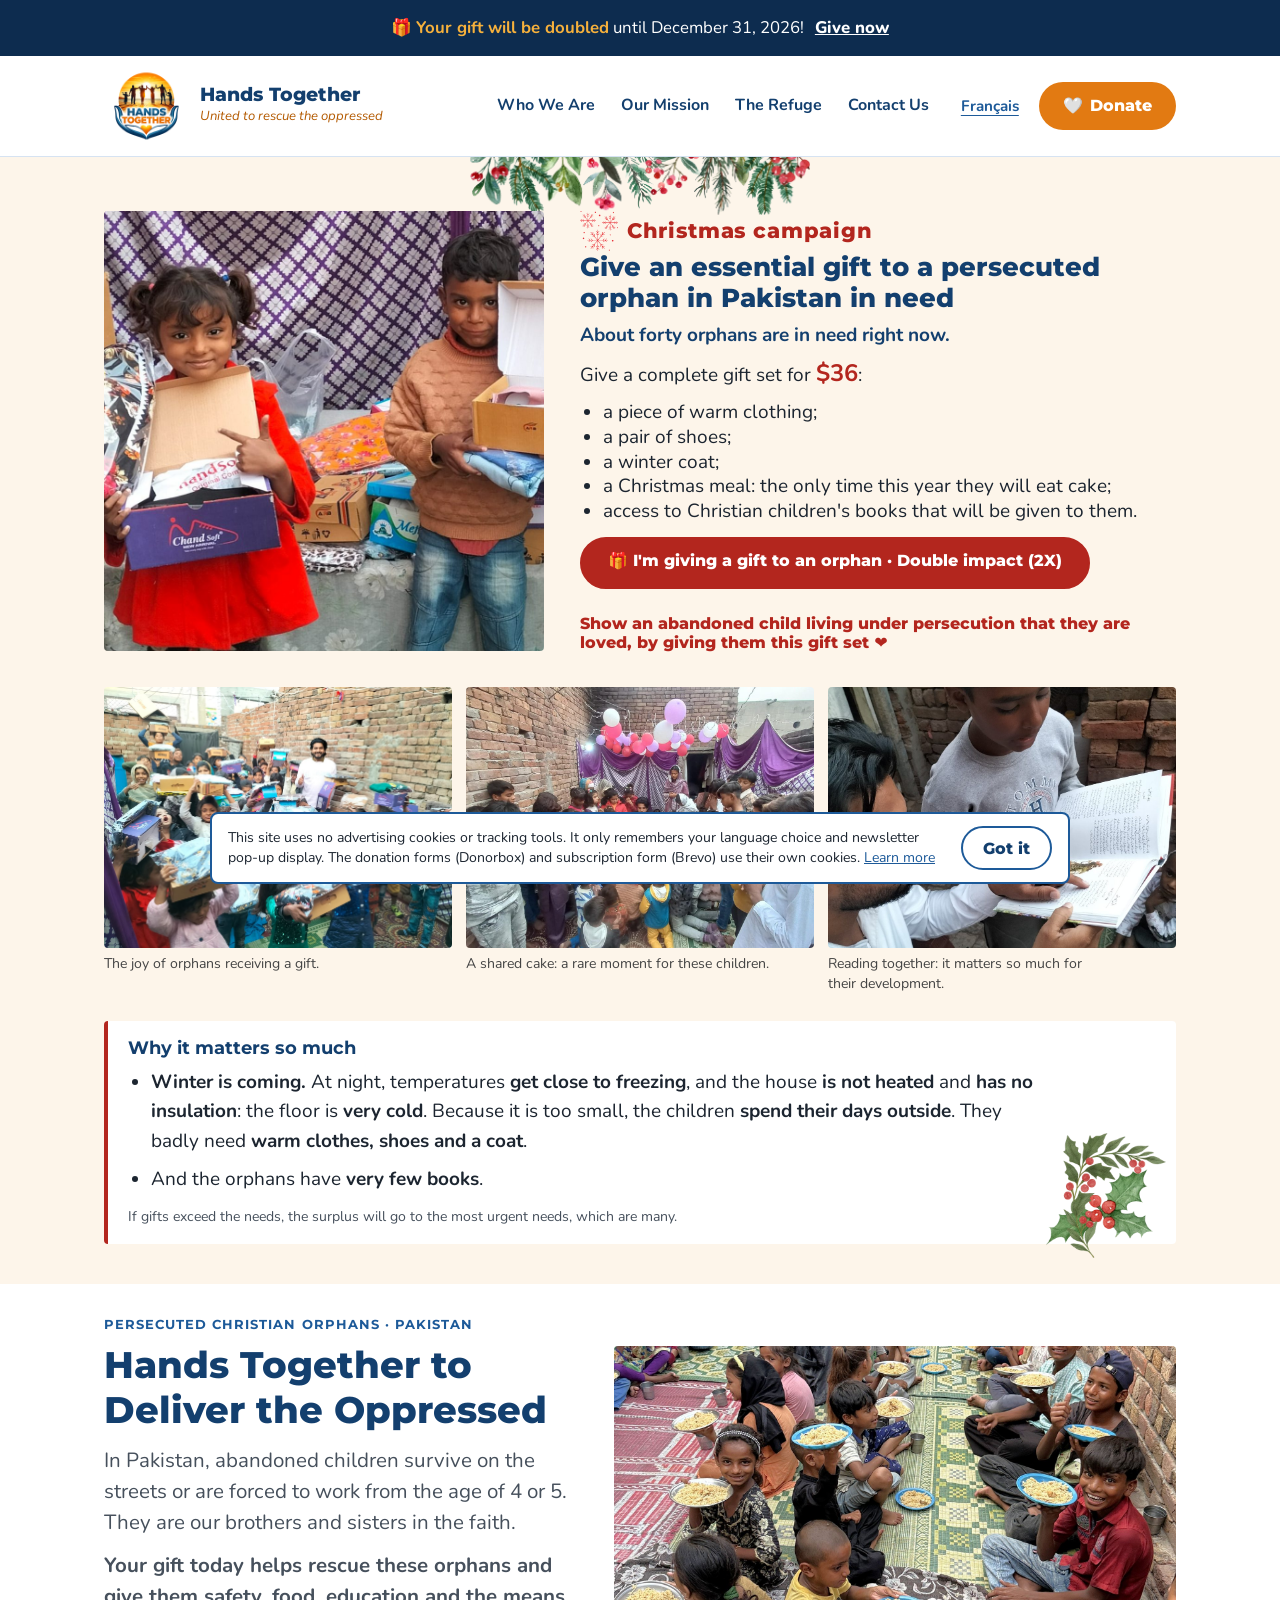
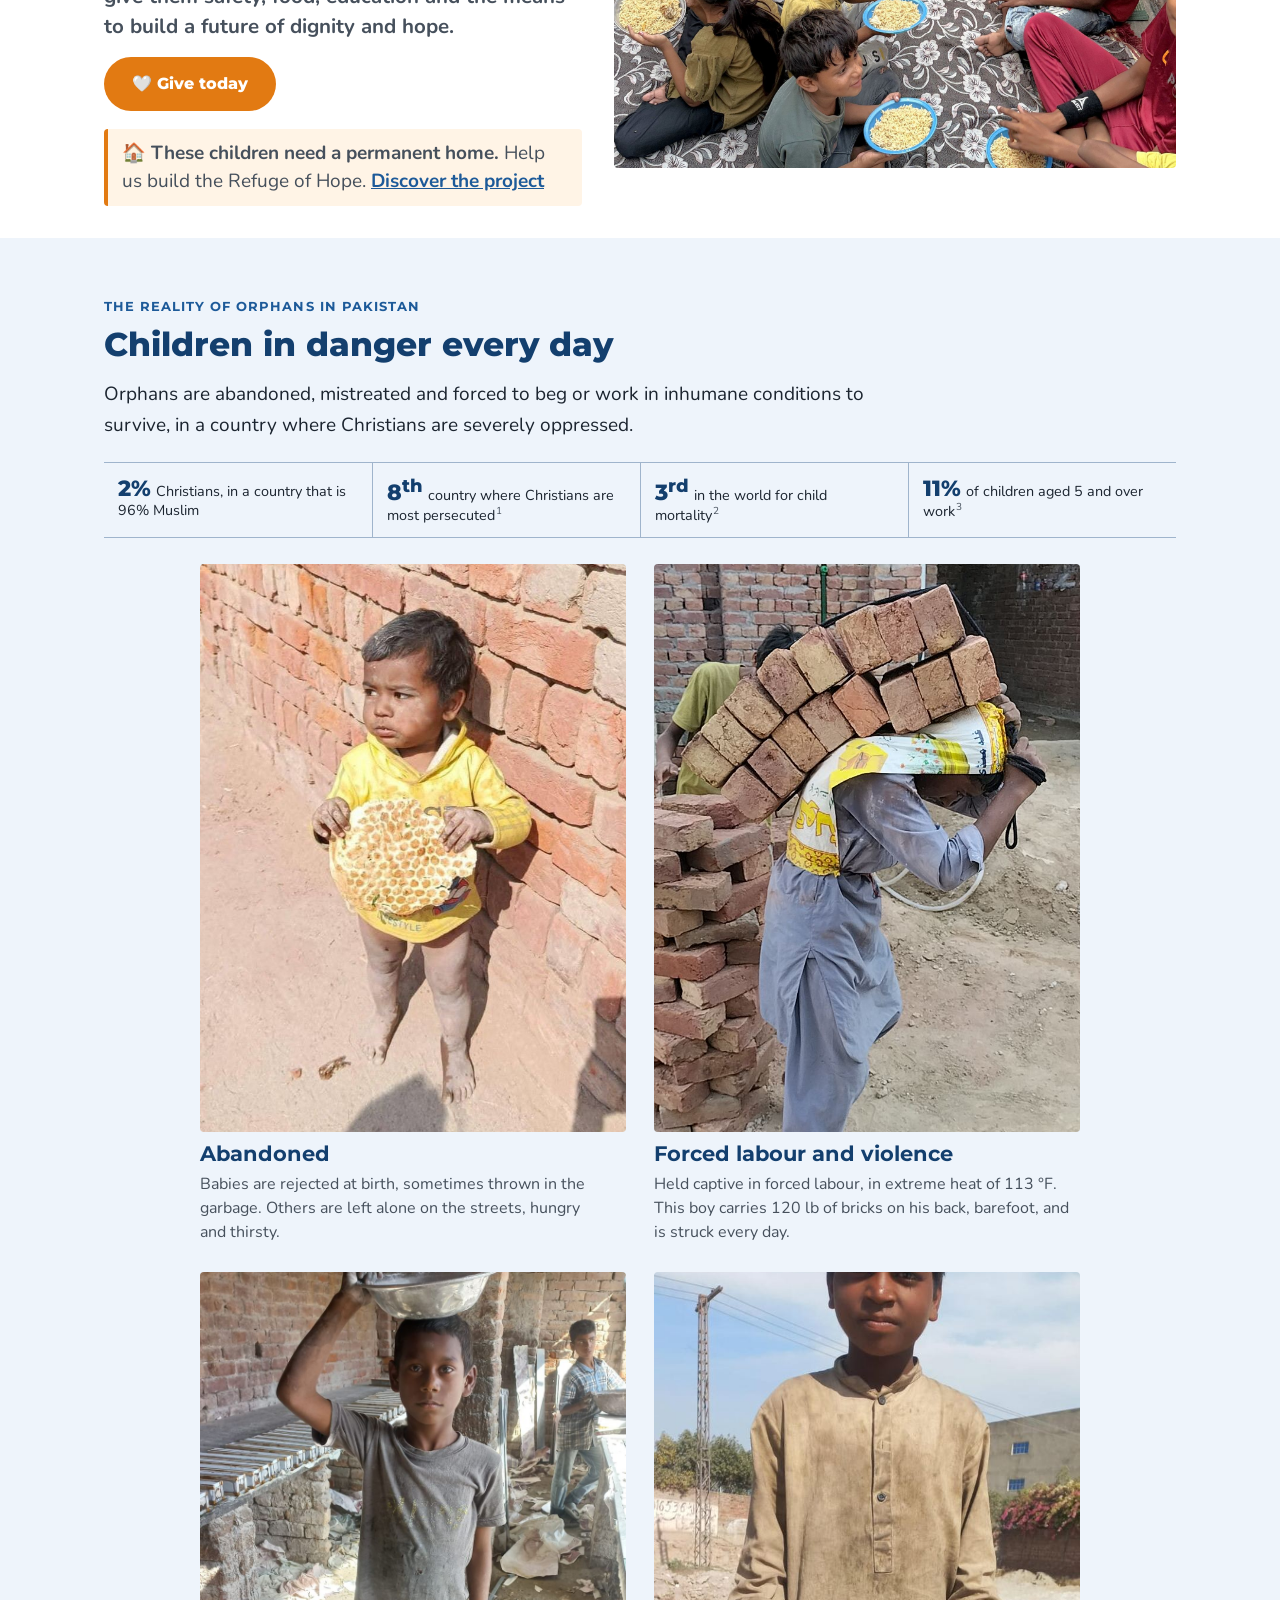
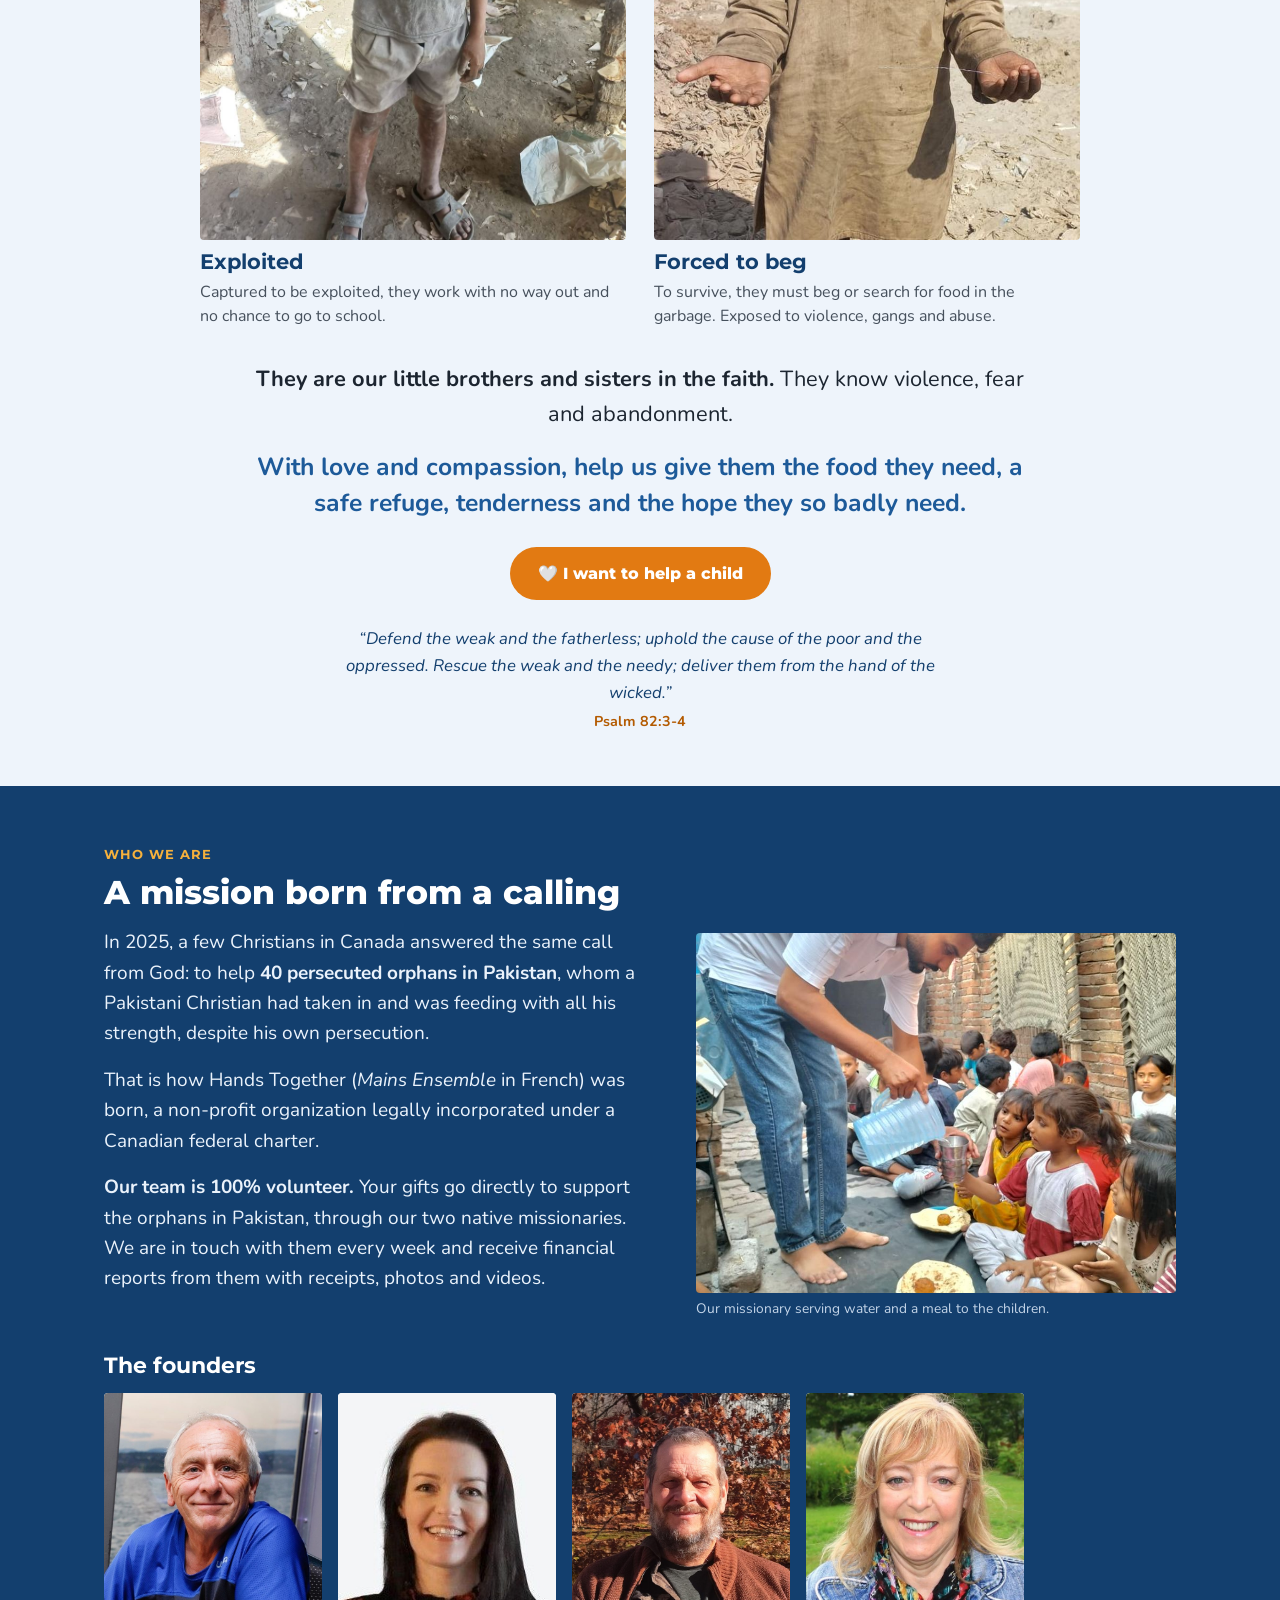
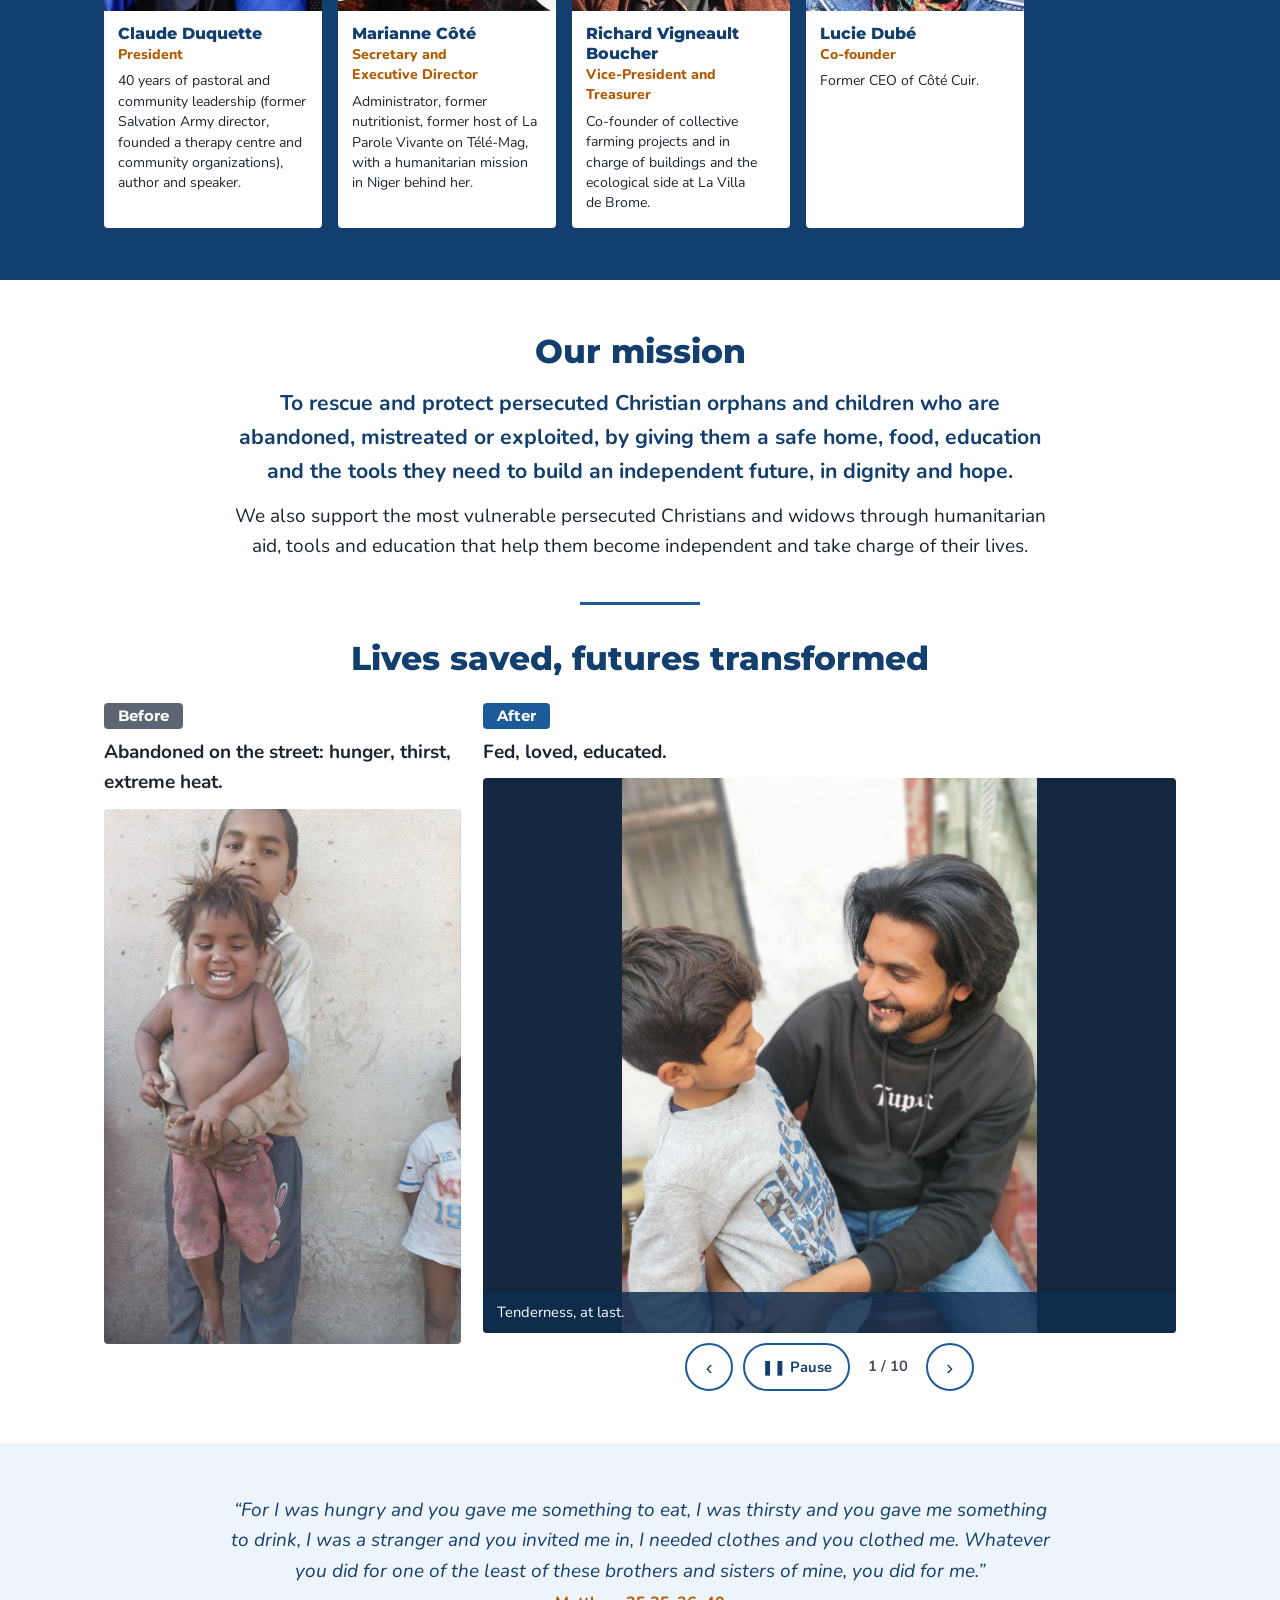
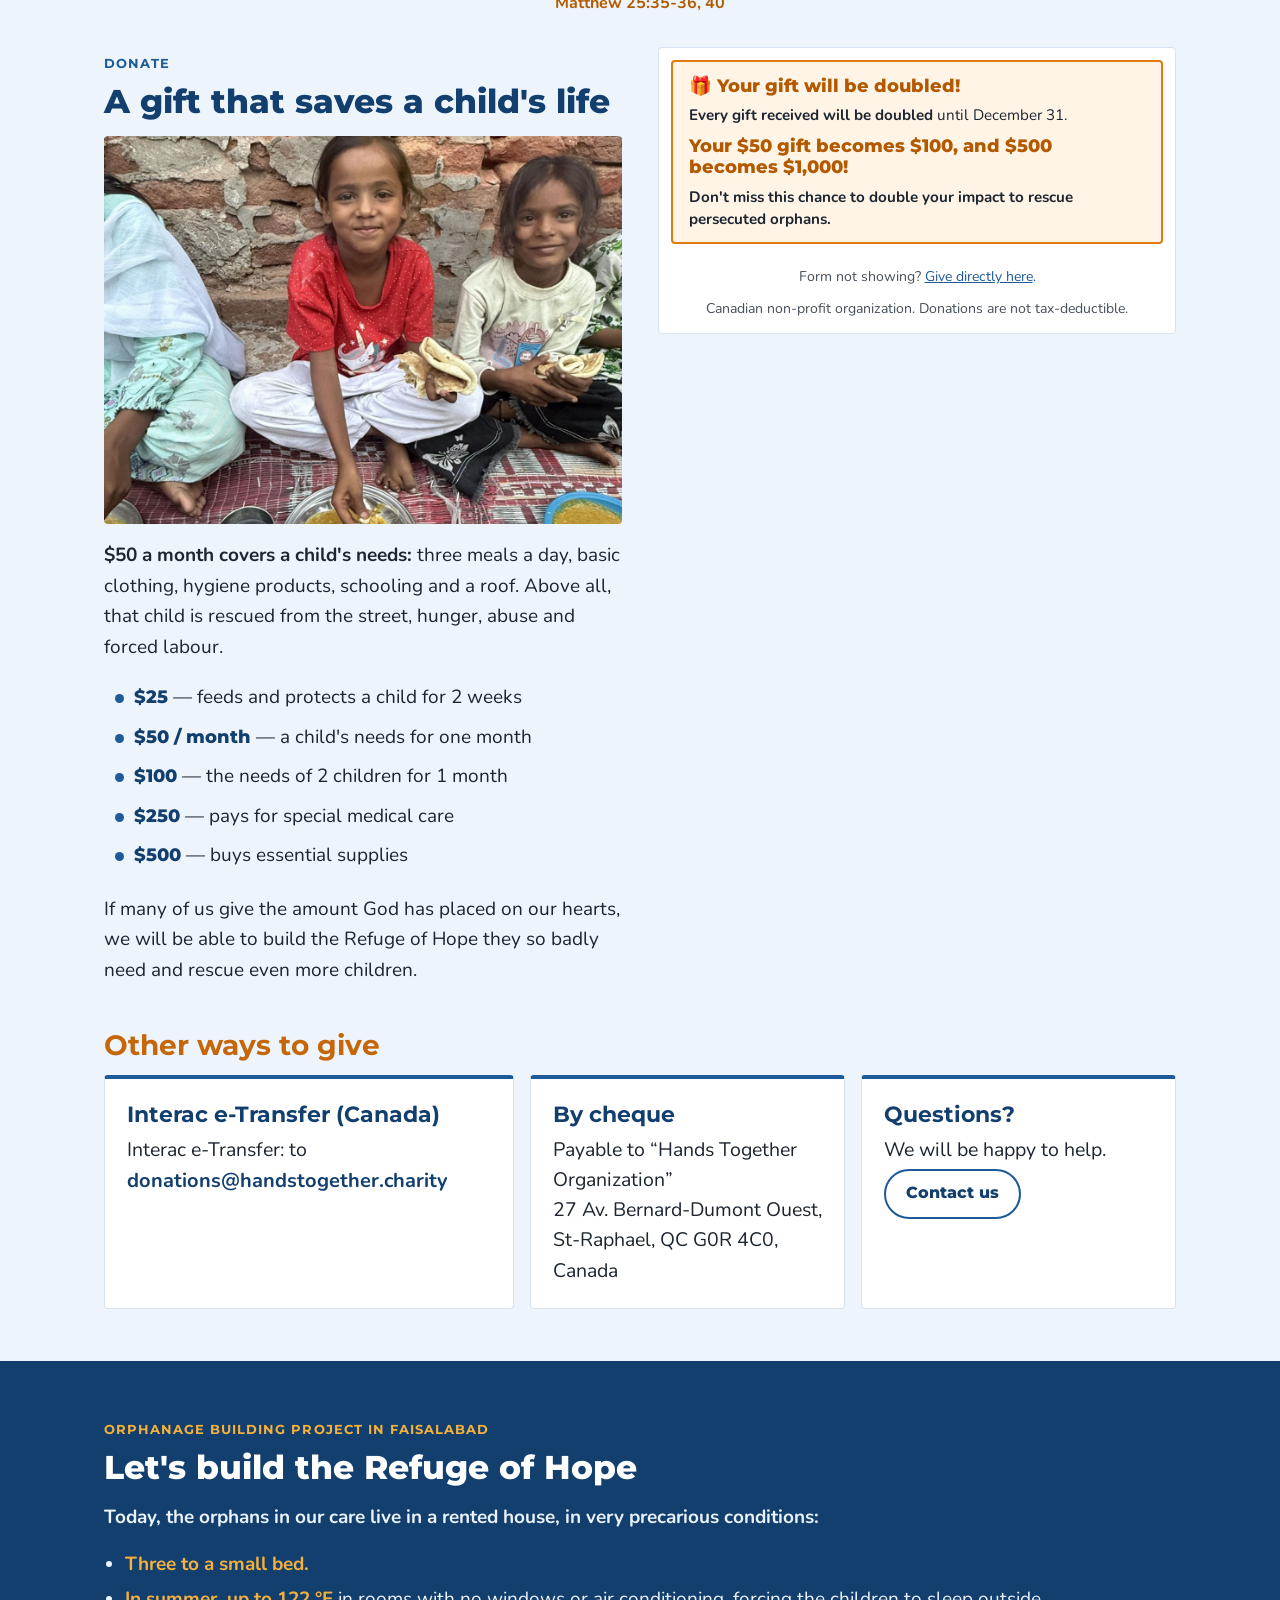
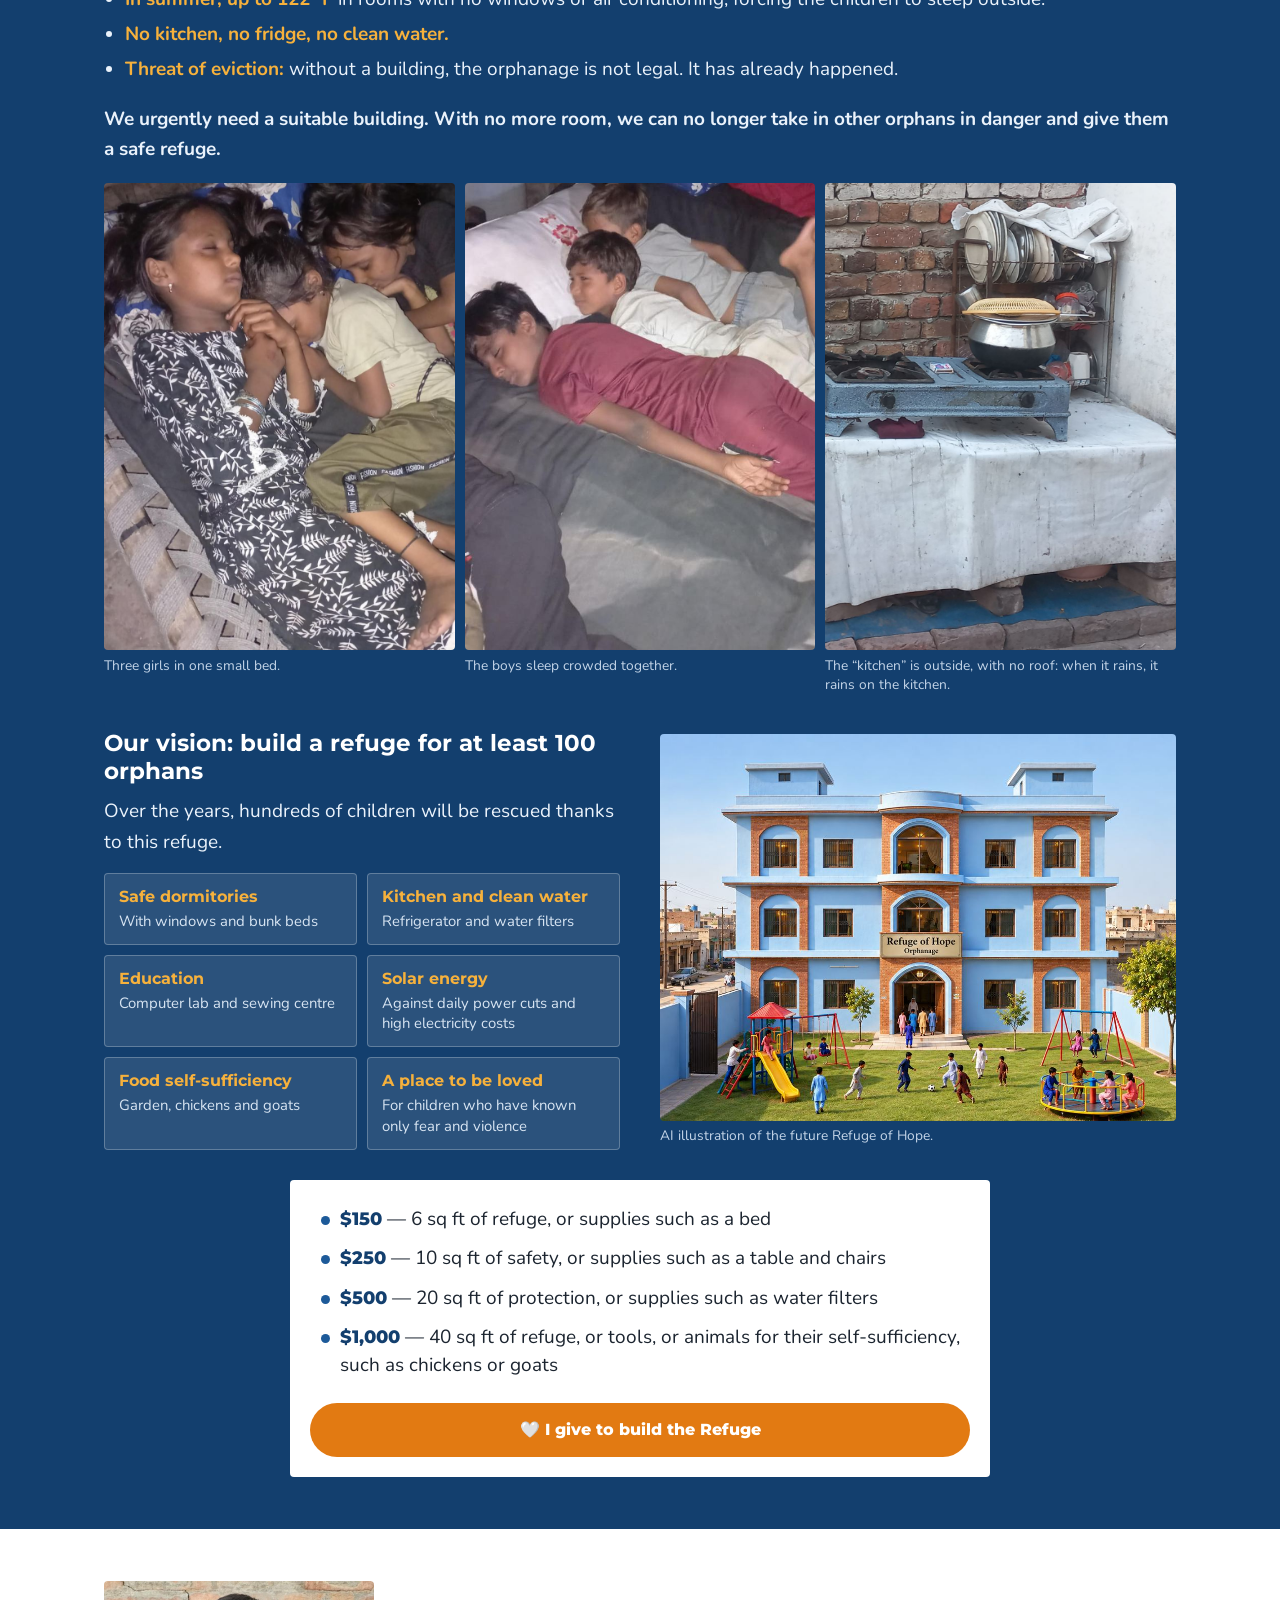
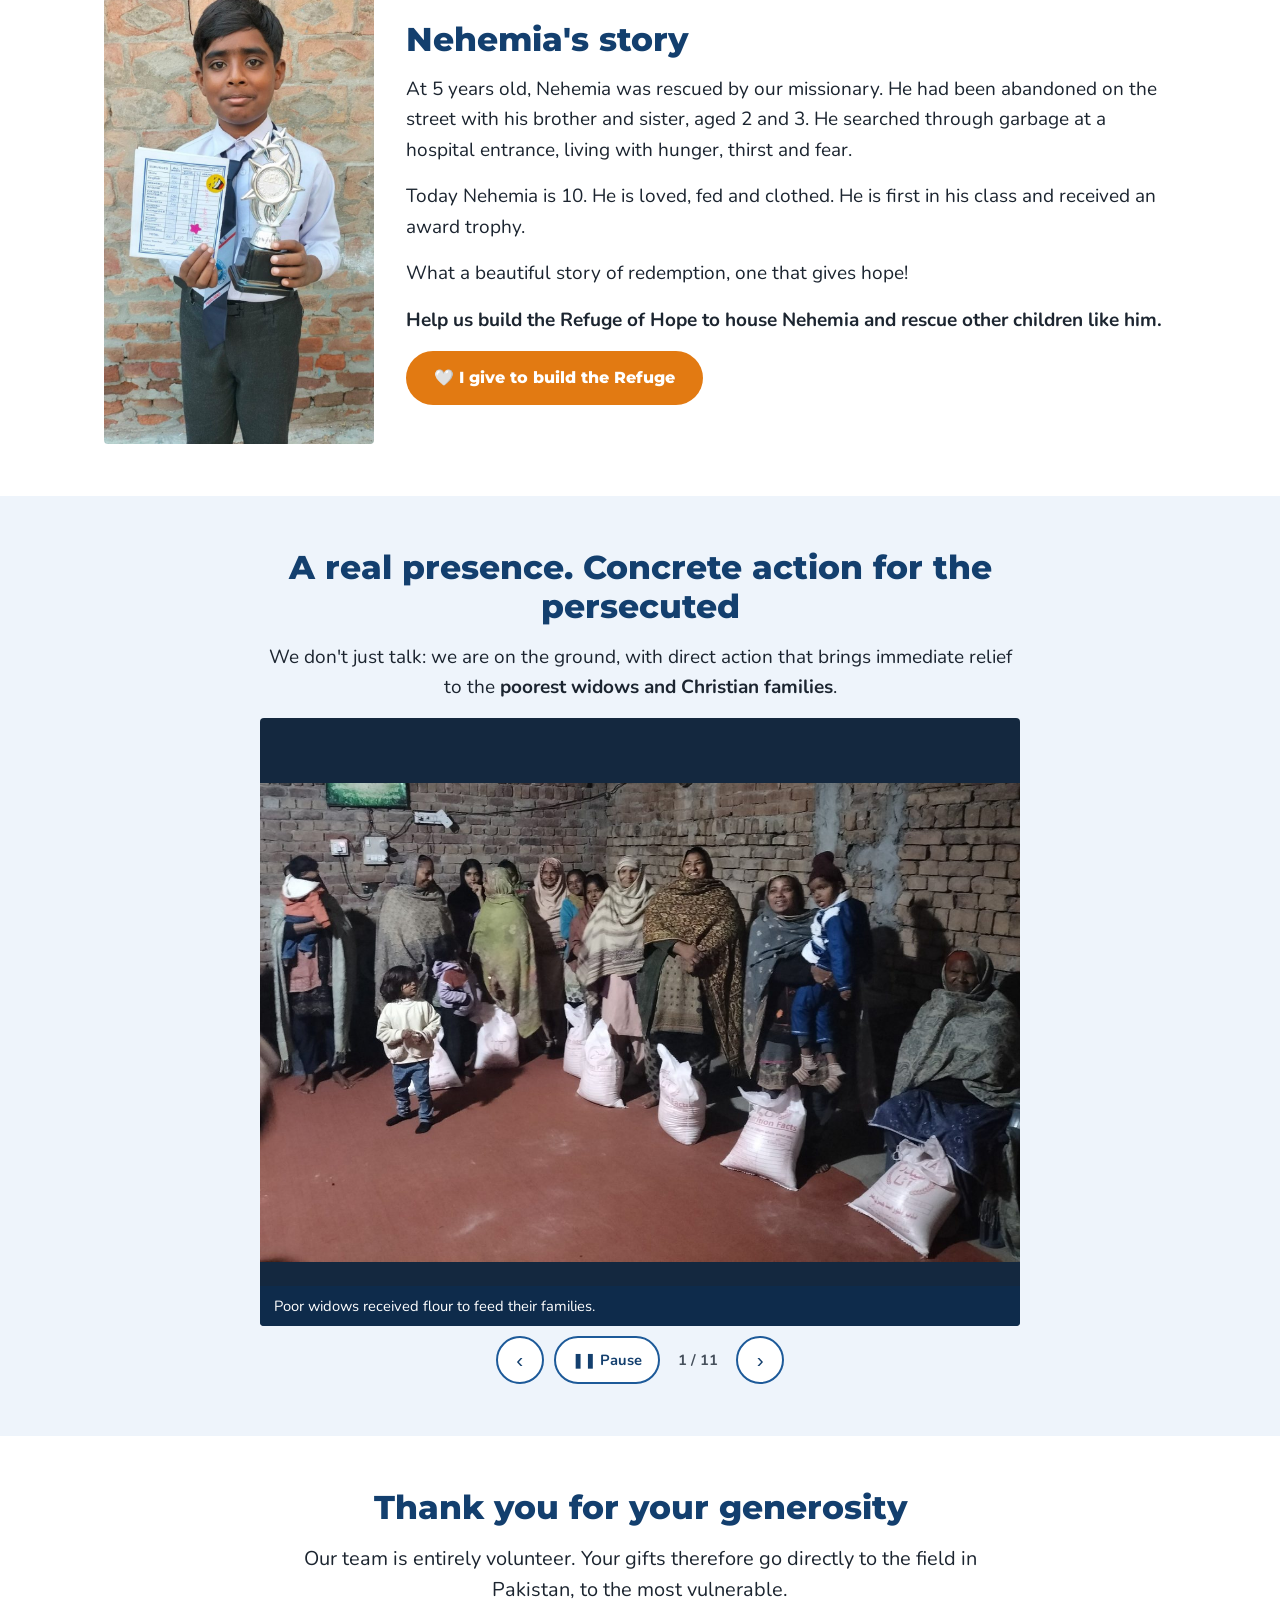
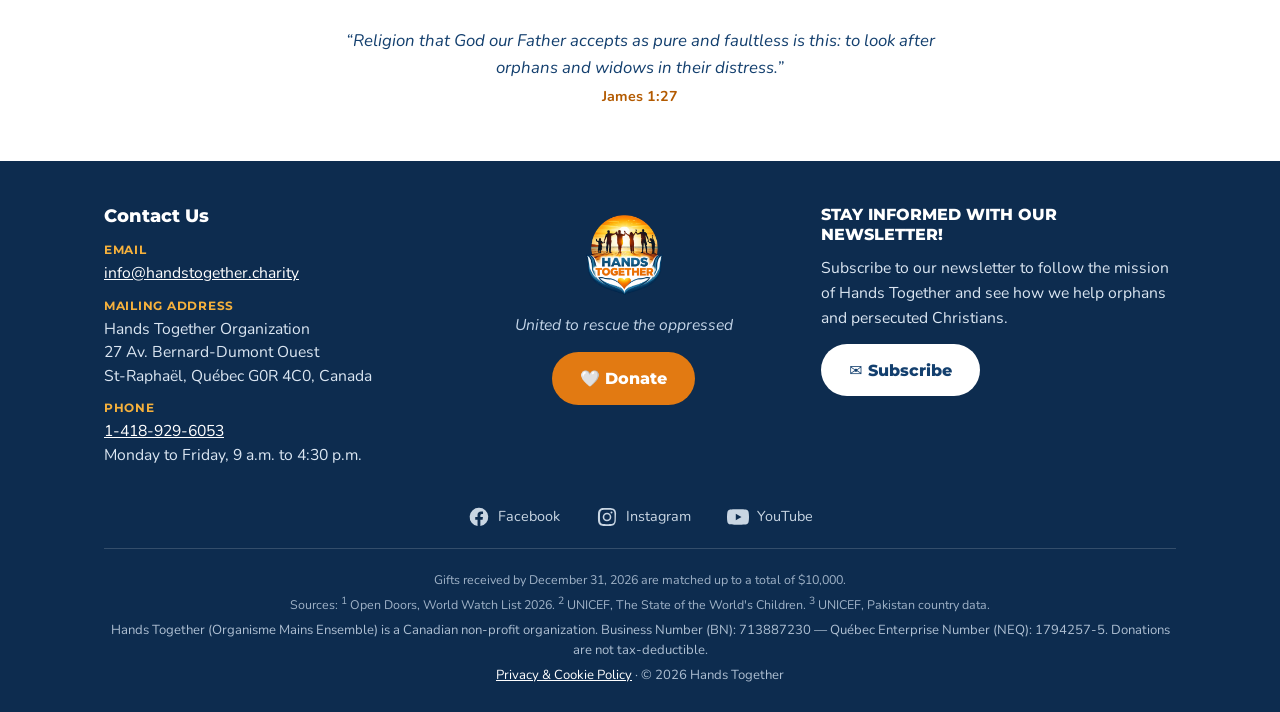
<file: index.html>
<!DOCTYPE html>
<html lang="en">
<head>
<meta charset="utf-8">
<meta name="viewport" content="width=device-width, initial-scale=1">
<title>Hands Together — Rescuing persecuted Christian orphans in Pakistan</title>
<meta name="description" content="Hands Together, a 100% volunteer Canadian non-profit, feeds, houses and educates 40 persecuted Christian orphans in Pakistan and wants to build the Refuge of Hope to welcome 100.">
<link rel="canonical" href="https://handstogether.charity/">
<link rel="alternate" hreflang="en" href="https://handstogether.charity/">
<link rel="alternate" hreflang="fr" href="https://mainsensemble.org/">
<link rel="alternate" hreflang="x-default" href="https://handstogether.charity/">
<meta property="og:type" content="website">
<meta property="og:title" content="Hands Together to Deliver the Oppressed">
<meta property="og:description" content="Persecuted Christian orphans in Pakistan need us. Help us build the Refuge of Hope.">
<meta property="og:image" content="https://handstogether.charity/assets/img/og-noel2.jpg">
<meta property="og:image:width" content="1200">
<meta property="og:image:height" content="630">
<meta property="og:url" content="https://handstogether.charity/">
<meta property="og:locale" content="en_CA">
<link rel="icon" type="image/png" href="assets/img/favicon-hands-together.png">
<link rel="preload" href="assets/fonts/montserrat-latin-800-normal.woff2" as="font" type="font/woff2" crossorigin>
<link rel="preload" href="assets/fonts/nunito-latin-400-normal.woff2" as="font" type="font/woff2" crossorigin>
<link rel="stylesheet" href="assets/style.css">

<!-- Automatic redirect based on browser language.
     - French on handstogether.charity    -> mainsensemble.org
     - Other language on mainsensemble.org -> handstogether.charity
     Disabled if the visitor picked a language manually (?lang=manual, cookie or localStorage),
     if they were just redirected (?from=auto), or for search-engine robots. -->
<script>
(function(){try{
  var K="me_lang_manual",q=location.search;
  if(/[?&]lang=manual\b/.test(q)){try{localStorage.setItem(K,"1")}catch(e){}document.cookie=K+"=1; max-age=31536000; path=/; SameSite=Lax; Secure";return;}
  if(/[?&]from=auto\b/.test(q))return;
  var m=false;try{m=localStorage.getItem(K)==="1"}catch(e){}
  if(m||document.cookie.indexOf(K+"=1")>-1)return;
  if(/bot|crawl|spider|slurp|facebookexternalhit|preview|lighthouse/i.test(navigator.userAgent))return;
  var l=String(navigator.language||(navigator.languages&&navigator.languages[0])||"").toLowerCase();
  var fr=l.indexOf("fr")===0,h=location.hostname.replace(/^www\./,"");
  if(h==="mainsensemble.org"&&!fr)location.replace("https://handstogether.charity/?from=auto");
  else if(h==="handstogether.charity"&&fr)location.replace("https://mainsensemble.org/?from=auto");
}catch(e){}})();
</script>
</head>
<body>
<div id="top" class="top-anchor"></div>
<a class="skip" href="#content">Skip to content</a>
<div class="match-bar" data-until="2027-01-01">🎁 <strong>Your gift will be doubled</strong> until December 31, 2026! <a href="#formulaire-don">Give now</a></div>

<!-- ================= HEADER ================= -->
<header class="site-header">
  <div class="wrap header-inner">
    <a class="brand" href="#top" aria-label="Hands Together — back to top">
      <img src="assets/img/logo-hands-together.png" alt="" width="84" height="84">
      <span><span class="brand-name">Hands Together</span><span class="brand-tag">United to rescue the oppressed</span></span>
    </a>
    <button class="menu-toggle" aria-expanded="false" aria-controls="main-nav" aria-label="Menu">☰ <span class="label">Menu</span></button>
    <nav class="main-nav" id="main-nav" aria-label="Main navigation">
      <ul>
        <li><a href="#who-we-are">Who We Are</a></li>
        <li><a href="#our-mission">Our Mission</a></li>
        <li><a href="#refuge">The Refuge</a></li>
        <li><a href="#contact">Contact Us</a></li>
      </ul>
    </nav>
    <div class="lang-switch"><a href="https://mainsensemble.org/?lang=manual" hreflang="fr" lang="fr" data-lang-switch>Français</a></div>
    <a class="btn btn-donate header-donate" href="#formulaire-don"><span class="hd-heart">🤍 </span>Donate</a>
  </div>
</header>

<main id="content">
<section class="section noel" id="christmas" data-until="2027-01-01">
  <div class="wrap">
    <img class="noel-garland" src="assets/img/noel-guirlande.webp" alt="" aria-hidden="true" width="1383" height="238">
    <div class="two-col noel-grid">
      <figure>
        <img src="assets/img/noel-souliers.jpg" alt="A little girl and a boy holding their boxes of new shoes and their clothes">
      </figure>
      <div>
        <span class="eyebrow noel-eyebrow"><img class="noel-flakes" src="assets/img/noel-flocons.webp" alt="" aria-hidden="true" width="260" height="269"> Christmas campaign</span>
        <h2>Give an essential gift to a persecuted orphan in Pakistan in need</h2>
        <p class="noel-count">About forty orphans are in need right now.</p>
        <p>Give a complete gift set for <strong class="noel-price">$36</strong>:</p>
        <ul class="noel-list">
          <li>a piece of warm clothing;</li>
          <li>a pair of shoes;</li>
          <li>a winter coat;</li>
          <li>a Christmas meal: the only time this year they will eat cake;</li>
          <li>access to Christian children's books that will be given to them.</li>
        </ul>
        <div class="noel-cta">
          <a class="btn btn-donate btn-noel" href="#formulaire-don">🎁 I'm giving a gift to an orphan <span class="btn-2x"><span class="btn-dot">· </span>Double impact (2X)</span></a>
        </div>
        <p class="noel-punch">Show an abandoned child living under persecution that they are loved, by giving them this gift set ❤️</p>
      </div>
    </div>
    <div class="noel-photos">
      <figure><img src="assets/img/noel-cadeaux.jpg" alt="Dozens of children holding up their shoe boxes and clothes" loading="lazy"><figcaption>The joy of orphans receiving a gift.</figcaption></figure>
      <figure><img src="assets/img/noel-gateau.jpg" alt="Children praying around a cake" loading="lazy"><figcaption>A shared cake: a rare moment for these children.</figcaption></figure>
      <figure><img src="assets/img/noel-livres.jpg" alt="A boy reading a book with an adult" loading="lazy"><figcaption>Reading together: it matters so much for their development.</figcaption></figure>
    </div>
    <div class="noel-why">
      <img class="noel-holly" src="assets/img/noel-houx.webp" alt="" aria-hidden="true" width="360" height="376">
      <h3>Why it matters so much</h3>
      <ul class="noel-why-list">
        <li><strong>Winter is coming.</strong> At night, temperatures <strong>get close to freezing</strong>, and the house <strong>is not heated</strong> and <strong>has no insulation</strong>: the floor is <strong>very cold</strong>. Because it is too small, the children <strong>spend their days outside</strong>. They badly need <strong>warm clothes, shoes and a coat</strong>.</li>
        <li>And the orphans have <strong>very few books</strong>.</li>
      </ul>
      <p class="note noel-surplus">If gifts exceed the needs, the surplus will go to the most urgent needs, which are many.</p>
    </div>
  </div>
</section>


<!-- ================= HERO ================= -->
<section class="hero">
  <div class="wrap hero-grid">
    <div>
      <span class="eyebrow">Persecuted Christian orphans · Pakistan</span>
      <h1>Hands Together to Deliver the Oppressed</h1>
      <p>In Pakistan, abandoned children survive on the streets or are forced to work from the age of 4 or 5. They are our brothers and sisters in the faith.</p>
      <p><strong>Your gift today helps rescue these orphans and give them safety, food, education and the means to build a future of dignity and hope.</strong></p>
      <div class="btn-row">
        <a class="btn btn-donate" href="#formulaire-don">🤍 Give today</a>
      </div>
      <p class="home-need">🏠 <strong>These children need a permanent home.</strong> Help us build the Refuge of Hope. <a href="#refuge">Discover the project</a></p>
    </div>
    <figure>
      <img src="assets/img/hero-enfants-repas.jpg" alt="Smiling orphans sitting on the ground holding up their plates of food" width="2000" height="1336">
    </figure>
  </div>
</section>

<!-- ================= REALITY ================= -->
<section class="section soft" id="reality">
  <div class="wrap">
    <span class="eyebrow">The reality of orphans in Pakistan</span>
    <h2>Children in danger every day</h2>
    <p class="narrow" style="margin-left:0">Orphans are abandoned, mistreated and forced to beg or work in inhumane conditions to survive, in a country where Christians are severely oppressed.</p>
    <div class="stats">
      <div><strong>2%</strong>Christians, in a country that is 96% Muslim</div>
      <div><strong>8<sup>th</sup></strong>country where Christians are most persecuted<sup class="fn"><a href="#sources">1</a></sup></div>
      <div><strong>3<sup>rd</sup></strong>in the world for child mortality<sup class="fn"><a href="#sources">2</a></sup></div>
      <div><strong>11%</strong>of children aged 5 and over work<sup class="fn"><a href="#sources">3</a></sup></div>
    </div>
    <div class="cards">
      <article class="card">
        <img src="assets/img/avant-bambin-pain.jpg" alt="A toddler alone against a brick wall, holding a flatbread" loading="lazy" style="object-position:center 25%">
        <h3>Abandoned</h3>
        <p>Babies are rejected at birth, sometimes thrown in the garbage. Others are left alone on the streets, hungry and thirsty.</p>
      </article>
      <article class="card">
        <img src="assets/img/travail-briques.jpg" alt="A young barefoot boy carrying a heavy load of bricks on his back" loading="lazy" style="object-position:center 45%">
        <h3>Forced labour and violence</h3>
        <p>Held captive in forced labour, in extreme heat of 113 °F. This boy carries 120 lb of bricks on his back, barefoot, and is struck every day.</p>
      </article>
      <article class="card">
        <img src="assets/img/travail-bol.jpg" alt="A boy carrying a heavy bowl on his head in a dusty workshop" loading="lazy" style="object-position:center 30%">
        <h3>Exploited</h3>
        <p>Captured to be exploited, they work with no way out and no chance to go to school.</p>
      </article>
      <article class="card">
        <img src="assets/img/avant-garcon-rue.jpg" alt="A boy in dirty clothes holding out his hands" loading="lazy" style="object-position:center 20%">
        <h3>Forced to beg</h3>
        <p>To survive, they must beg or search for food in the garbage. Exposed to violence, gangs and abuse.</p>
      </article>
    </div>
    <div class="appeal">
      <p><strong>They are our little brothers and sisters in the faith.</strong> They know violence, fear and abandonment.</p>
      <p class="appeal-cta">With love and compassion, help us give them the food they need, a safe refuge, tenderness and the hope they so badly need.</p>
      <a class="btn btn-donate" href="#formulaire-don">🤍 I want to help a child</a>
      <blockquote class="verse verse-small">“Defend the weak and the fatherless; uphold the cause of the poor and the oppressed. Rescue the weak and the needy; deliver them from the hand of the wicked.”<cite>Psalm 82:3-4</cite></blockquote>
    </div>
  </div>
</section>

<!-- ================= WHO WE ARE ================= -->
<section class="section blue" id="who-we-are">
  <div class="wrap">
    <span class="eyebrow">Who we are</span>
    <h2>A mission born from a calling</h2>
    <div class="two-col top who-intro">
      <div>
        <p>In 2025, a few Christians in Canada answered the same call from God: to help <strong>40 persecuted orphans in Pakistan</strong>, whom a Pakistani Christian had taken in and was feeding with all his strength, despite his own persecution.</p>
        <p>That is how Hands Together (<em>Mains Ensemble</em> in French) was born, a non-profit organization legally incorporated under a Canadian federal charter.</p>
        <p style="margin:0"><strong>Our team is 100% volunteer.</strong> Your gifts go directly to support the orphans in Pakistan, through our two native missionaries. We are in touch with them every week and receive financial reports from them with receipts, photos and videos.</p>
      </div>
        <figure>
          <img src="assets/img/missionnaire-eau.jpg" alt="Our missionary pours water into a little girl's cup, seated in a row with other children" loading="lazy">
          <figcaption>Our missionary serving water and a meal to the children.</figcaption>
        </figure>
    </div>
    <h3 class="founders-title">The founders</h3>
    <div class="founders">
      <article class="founder">
        <img src="assets/img/fondateur-claude.jpg" alt="Claude Duquette" width="700" height="700" loading="lazy">
        <div><h4>Claude Duquette</h4><p class="founder-role">President</p><p>40 years of pastoral and community leadership (former Salvation Army director, founded a therapy centre and community organizations), author and speaker.</p></div>
      </article>
      <article class="founder">
        <img src="assets/img/fondateur-marianne.jpg" alt="Marianne Côté" width="294" height="370" loading="lazy">
        <div><h4>Marianne Côté</h4><p class="founder-role">Secretary and Executive Director</p><p>Administrator, former nutritionist, former host of La Parole Vivante on Télé-Mag, with a humanitarian mission in Niger behind her.</p></div>
      </article>
      <article class="founder">
        <img src="assets/img/fondateur-richard.jpg" alt="Richard Vigneault Boucher" width="700" height="700" loading="lazy">
        <div><h4>Richard Vigneault Boucher</h4><p class="founder-role">Vice-President and Treasurer</p><p>Co-founder of collective farming projects and in charge of buildings and the ecological side at La Villa de Brome.</p></div>
      </article>
      <article class="founder">
        <img src="assets/img/fondateur-lucie.jpg" alt="Lucie Dubé" width="515" height="700" loading="lazy">
        <div><h4>Lucie Dubé</h4><p class="founder-role">Co-founder</p><p>Former CEO of Côté Cuir.</p></div>
      </article>
    </div>
  </div>
</section>

<!-- ================= OUR MISSION ================= -->
<section class="section" id="our-mission">
  <div class="wrap">
    <div class="mission narrow center">
      <h2>Our mission</h2>
      <p class="mission-main"><strong>To rescue and protect persecuted Christian orphans and children who are abandoned, mistreated or exploited, by giving them a safe home, food, education and the tools they need to build an independent future, in dignity and hope.</strong></p>
      <p>We also support the most vulnerable persecuted Christians and widows through humanitarian aid, tools and education that help them become independent and take charge of their lives.</p>
    </div>
    <hr class="sep">
    <h2 class="center ba-title">Lives saved, futures transformed</h2>
    <div class="ba">
      <div class="ba-before">
        <h3>Before</h3>
        <p>Abandoned on the street: hunger, thirst, extreme heat.</p>
        <div class="ba-single"><img src="assets/img/avant-freres.jpg" alt="A boy holding his little brother, both dirty and barefoot" loading="lazy" style="object-position:center 30%"></div>
      </div>
      <div class="ba-after">
        <h3>After</h3>
        <p>Fed, loved, educated.</p>
        <div class="carousel" data-carousel aria-roledescription="carousel" aria-label="Photos of the children today">
          <div class="car-viewport">
            <div class="car-track">
              <figure class="car-slide"><img src="assets/img/missionnaire-enfant.jpg" alt="Our missionary hugging a young orphan" loading="lazy"><figcaption>Tenderness, at last.</figcaption></figure>
              <figure class="car-slide"><img src="assets/img/ap-hiver-repas.jpg" alt="The orphans seated in rows for a meal, dressed warmly" loading="lazy"><figcaption>Mealtime.</figcaption></figure>
              <figure class="car-slide"><img src="assets/img/ap-naan-fillette.jpg" alt="A smiling girl holding her bread and meal" loading="lazy"><figcaption>No one goes to bed hungry anymore.</figcaption></figure>
              <figure class="car-slide"><img src="assets/img/melon.jpg" alt="A smiling boy with a plate of watermelon" loading="lazy"><figcaption>A happy, healthy child full of energy.</figcaption></figure>
              <figure class="car-slide"><img src="assets/img/ap-uniformes.jpg" alt="Children in school uniforms giving a thumbs-up" loading="lazy"><figcaption>The children go to school.</figcaption></figure>
              <figure class="car-slide"><img src="assets/img/ap-deux-garcons.jpg" alt="Two little boys eating a chicken meal" loading="lazy"><figcaption>Nourishing meals.</figcaption></figure>
              <figure class="car-slide"><img src="assets/img/souliers.jpg" alt="Two children holding boxes of new shoes" loading="lazy"><figcaption>The orphans are clothed and have shoes.</figcaption></figure>
              <figure class="car-slide"><img src="assets/img/ap-sept-fillettes.jpg" alt="Seven smiling girls standing against a brick wall" loading="lazy"><figcaption>Safe, together.</figcaption></figure>
              <figure class="car-slide"><img src="assets/img/ap-garcon-pouce.jpg" alt="A boy giving a thumbs-up, holding his meal" loading="lazy"><figcaption>Thank you!</figcaption></figure>
              <figure class="car-slide"><img src="assets/img/ap-pouces.jpg" alt="A group of joyful children giving a thumbs-up" loading="lazy"><figcaption>Joy restored.</figcaption></figure>
            </div>
          </div>
          <div class="car-controls">
            <button class="car-btn" type="button" data-prev aria-label="Previous photo">‹</button>
            <button class="car-btn play" type="button" data-play data-pause="Pause" data-play-label="Play" aria-label="Pause or play the carousel">❚❚ Pause</button>
            <span class="car-count" aria-live="polite">1 / 10</span>
            <button class="car-btn" type="button" data-next aria-label="Next photo">›</button>
          </div>
        </div>
      </div>
    </div>
  </div>
</section>

<!-- ================= DONATE ================= -->
<section class="section soft" id="donate" data-donate-zone>
  <div class="wrap">
    <blockquote class="verse verse-intro">
      “For I was hungry and you gave me something to eat, I was thirsty and you gave me something to drink, I was a stranger and you invited me in, I needed clothes and you clothed me. Whatever you did for one of the least of these brothers and sisters of mine, you did for me.”
      <cite>Matthew 25:35-36, 40</cite>
    </blockquote>
    <div class="donate-grid">
      <div>
        <span class="eyebrow">Donate</span>
        <h2>A gift that saves a child's life</h2>
        <img class="photo don-photo" src="assets/img/don-fillettes.jpg" alt="Two smiling girls eating their meal, seated on the ground" loading="lazy">
        <p><strong>$50 a month covers a child's needs:</strong> three meals a day, basic clothing, hygiene products, schooling and a roof. Above all, that child is rescued from the street, hunger, abuse and forced labour.</p>
        <ul class="amount-list">
          <li><strong>$25</strong> — feeds and protects a child for 2 weeks</li>
          <li><strong>$50 / month</strong> — a child's needs for one month</li>
          <li><strong>$100</strong> — the needs of 2 children for 1 month</li>
          <li><strong>$250</strong> — pays for special medical care</li>
          <li><strong>$500</strong> — buys essential supplies</li>
        </ul>
        <p>If many of us give the amount God has placed on our hearts, we will be able to build the Refuge of Hope they so badly need and rescue even more children.</p>
      </div>
      <div class="donate-box" id="formulaire-don">
        <div class="match-box" data-until="2027-01-01">
          <p class="match-title">🎁 Your gift will be doubled!</p>
          <p><strong>Every gift received will be doubled</strong> until December 31.</p>
          <p class="match-example">Your $50 gift becomes $100, and $500 becomes $1,000!</p>
          <p><strong>Don't miss this chance to double your impact to rescue persecuted orphans.</strong></p>
        </div>
        <!-- Donorbox donation form — Hands Together (the only form on the page) -->
        <script type="module" src="https://donorbox.org/widgets.js" async></script>
        <dbox-widget campaign="hands-together-refuge" type="donation_form" enable-auto-scroll="true"></dbox-widget>
        <p class="fallback">Form not showing? <a href="https://donorbox.org/hands-together-refuge" target="_blank" rel="noopener">Give directly here</a>.</p>
        <p class="note" style="text-align:center;margin:8px 0 0">Canadian non-profit organization. Donations are not tax-deductible.</p>
      </div>
    </div>
    <h3 id="other-ways" style="margin-top:28px">Other ways to give</h3>
    <div class="ways">
      <div><h3>Interac e-Transfer (Canada)</h3>Interac e-Transfer: to <span class="nolink">donations@handstogether.charity</span></div>
      <div><h3>By cheque</h3>Payable to “Hands Together Organization”<br>27 Av. Bernard-Dumont Ouest, St-Raphael, QC G0R 4C0, Canada</div>
      <div><h3>Questions?</h3>We will be happy to help.<br><a class="btn btn-outline" href="#contact">Contact us</a></div>
    </div>
  </div>
</section>

<!-- ================= REFUGE OF HOPE ================= -->
<section class="section blue" id="refuge">
  <div class="wrap">
    <div class="refuge-intro">
        <span class="eyebrow">Orphanage building project in Faisalabad</span>
        <h2>Let's build the Refuge of Hope</h2>
        <p><strong>Today, the orphans in our care live in a rented house, in very precarious conditions:</strong></p>
        <ul class="problems">
          <li><strong>Three to a small bed.</strong></li>
          <li><strong>In summer, up to 122 °F</strong> in rooms with no windows or air conditioning, forcing the children to sleep outside.</li>
          <li><strong>No kitchen, no fridge, no clean water.</strong></li>
          <li><strong>Threat of eviction:</strong> without a building, the orphanage is not legal. It has already happened.</li>
        </ul>
        <p style="margin:0"><strong>We urgently need a suitable building. With no more room, we can no longer take in other orphans in danger and give them a safe refuge.</strong></p>
    </div>
    <div class="refuge-photos">
      <figure><img src="assets/img/lit-trois-filles.jpg" alt="Three little girls sleeping squeezed into one small bed" loading="lazy"><figcaption>Three girls in one small bed.</figcaption></figure>
      <figure><img src="assets/img/dortoir-garcons.jpg" alt="Boys sleeping crowded together on mattresses" loading="lazy"><figcaption>The boys sleep crowded together.</figcaption></figure>
      <figure><img src="assets/img/cuisine-actuelle.jpg" alt="The current kitchen: a small stove on a table, outdoors" loading="lazy"><figcaption>The “kitchen” is outside, with no roof: when it rains, it rains on the kitchen.</figcaption></figure>
    </div>
    <div class="two-col vision-row">
      <div>
        <h3 class="vision-title">Our vision: build a refuge for at least 100 orphans</h3>
        <p>Over the years, hundreds of children will be rescued thanks to this refuge.</p>
        <div class="vision-grid">
          <div><strong>Safe dormitories</strong>With windows and bunk beds</div>
          <div><strong>Kitchen and clean water</strong>Refrigerator and water filters</div>
          <div><strong>Education</strong>Computer lab and sewing centre</div>
          <div><strong>Solar energy</strong>Against daily power cuts and high electricity costs</div>
          <div><strong>Food self-sufficiency</strong>Garden, chickens and goats</div>
          <div class="vision-love"><strong>A place to be loved</strong>For children who have known only fear and violence</div>
        </div>
      </div>
      <figure>
        <img class="photo" src="assets/img/refuge-illustration.jpg" alt="Illustrative image of the future Refuge of Hope orphanage" loading="lazy">
        <figcaption>AI illustration of the future Refuge of Hope.</figcaption>
      </figure>
    </div>
    <div class="refuge-give">
      <ul class="amount-list" style="margin-top:0">
        <li><strong>$150</strong> — 6 sq ft of refuge, or supplies such as a bed</li>
        <li><strong>$250</strong> — 10 sq ft of safety, or supplies such as a table and chairs</li>
        <li><strong>$500</strong> — 20 sq ft of protection, or supplies such as water filters</li>
        <li><strong>$1,000</strong> — 40 sq ft of refuge, or tools, or animals for their self-sufficiency, such as chickens or goats</li>
      </ul>
      <a class="btn btn-donate" href="#formulaire-don" style="width:100%">🤍 I give to build the Refuge</a>
    </div>
  </div>
</section>

<!-- ================= NEHEMIA ================= -->
<section class="section" id="nehemia">
  <div class="wrap story">
    <img src="assets/img/nehemia-trophee.jpg" alt="Nehemia in his school uniform, proudly holding his trophy and report card" loading="lazy">
    <div>
      <h2>Nehemia's story</h2>
      <p>At 5 years old, Nehemia was rescued by our missionary. He had been abandoned on the street with his brother and sister, aged 2 and 3. He searched through garbage at a hospital entrance, living with hunger, thirst and fear.</p>
      <p>Today Nehemia is 10. He is loved, fed and clothed. He is first in his class and received an award trophy.</p>
      <p>What a beautiful story of redemption, one that gives hope!</p>
      <p><strong>Help us build the Refuge of Hope to house Nehemia and rescue other children like him.</strong></p>
      <a class="btn btn-donate" href="#formulaire-don">🤍 I give to build the Refuge</a>
    </div>
  </div>
</section>

<!-- ================= FAMILIES AND WIDOWS ================= -->
<section class="section soft" id="families">
  <div class="wrap">
    <div class="families">
      <h2 class="center">A real presence. Concrete action for the persecuted</h2>
      <p class="center">We don't just talk: we are on the ground, with direct action that brings immediate relief to the <strong>poorest widows and Christian families</strong>.</p>
      <div class="carousel" data-carousel aria-roledescription="carousel" aria-label="Photos of aid to families">
        <div class="car-viewport">
          <div class="car-track">
            <figure class="car-slide"><img src="assets/img/veuves-farine.jpg" alt="Poor widows each receiving a bag of flour" loading="lazy"><figcaption>Poor widows received flour to feed their families.</figcaption></figure>
            <figure class="car-slide"><img src="assets/img/veuves-legumes.jpg" alt="Widows receiving flour and cauliflower" loading="lazy"><figcaption>Food aid for poor widows: flour and vegetables.</figcaption></figure>
            <figure class="car-slide"><img src="assets/img/veuve-enfants.jpg" alt="A widow and her three children beside their groceries" loading="lazy"><figcaption>A poor widow and her children received food.</figcaption></figure>
            <figure class="car-slide"><img src="assets/img/familles-briques.jpg" alt="Families gathered in a courtyard in front of bags of groceries" loading="lazy"><figcaption>Food aid for Christian families held as slaves in brick kilns.</figcaption></figure>
            <figure class="car-slide"><img src="assets/img/fam-veuve.jpg" alt="A widow and her daughter receiving groceries" loading="lazy"><figcaption>Food aid for a widow with no income and her blind, mute daughter.</figcaption></figure>
            <figure class="car-slide"><img src="assets/img/familles-nourriture.jpg" alt="Christian families receiving bags of flour" loading="lazy"><figcaption>Food distribution for persecuted Christian families.</figcaption></figure>
            <figure class="car-slide"><img src="assets/img/fam-enfant-provisions.jpg" alt="A child holding groceries for his family" loading="lazy"><figcaption>Groceries for a family in need.</figcaption></figure>
            <figure class="car-slide"><img src="assets/img/fam-rassemblement.jpg" alt="Very poor families gathered in a courtyard" loading="lazy"><figcaption>Visiting and supporting very poor Christian families.</figcaption></figure>
            <figure class="car-slide"><img src="assets/img/puits-forage.jpg" alt="Two men drilling the well with a bamboo tripod" loading="lazy"><figcaption>Drilling the well, to bring clean water to severely persecuted Christians.</figcaption></figure>
            <figure class="car-slide"><img src="assets/img/puits-femme.jpg" alt="A woman drinking clean water from the well" loading="lazy"><figcaption>Clean water from a well we had dug for severely persecuted Christians.</figcaption></figure>
            <figure class="car-slide"><img src="assets/img/puits-enfants.jpg" alt="Joyful children washing their hands with water from the well" loading="lazy"><figcaption>The children's joy at the clean water from the new well.</figcaption></figure>
          </div>
        </div>
        <div class="car-controls">
          <button class="car-btn" type="button" data-prev aria-label="Previous photo">‹</button>
          <button class="car-btn play" type="button" data-play data-pause="Pause" data-play-label="Play" aria-label="Pause or play the carousel">❚❚ Pause</button>
          <span class="car-count" aria-live="polite">1 / 11</span>
          <button class="car-btn" type="button" data-next aria-label="Next photo">›</button>
        </div>
      </div>
    </div>
  </div>
</section>

<!-- ================= THANK YOU ================= -->
<section class="section" id="thank-you">
  <div class="wrap thanks">
    <h2>Thank you for your generosity</h2>
    <p style="margin:0">Our team is entirely volunteer. Your gifts therefore go directly to the field in Pakistan, to the most vulnerable.</p>
    <blockquote class="verse verse-small verse-thanks">“Religion that God our Father accepts as pure and faultless is this: to look after orphans and widows in their distress.”<cite>James 1:27</cite></blockquote>
  </div>
</section>

</main>

<!-- ================= FOOTER ================= -->
<footer class="site-footer">
  <div class="wrap">
    <div class="footer-grid">
      <div id="contact">
        <h2>Contact Us</h2>
        <dl class="contact-list">
          <dt>Email</dt>
          <dd><a href="mailto:info@handstogether.charity">info@handstogether.charity</a></dd>
          <dt>Mailing address</dt>
          <dd>Hands Together Organization<br>27 Av. Bernard-Dumont Ouest<br>St-Raphaël, Québec G0R 4C0, Canada</dd>
          <dt>Phone</dt>
          <dd><a href="tel:+14189296053">1-418-929-6053</a><br>Monday to Friday, 9&nbsp;a.m. to 4:30&nbsp;p.m.</dd>
        </dl>
      </div>
      <div class="footer-brand">
        <img src="assets/img/logo-hands-together.png" alt="Hands Together" loading="lazy">
        <p>United to rescue the oppressed</p>
        <a class="btn btn-donate" href="#formulaire-don">🤍 Donate</a>
      </div>
      <div class="newsletter-cta">
        <h2>Stay informed with our newsletter!</h2>
        <p>Subscribe to our newsletter to follow the mission of Hands Together and see how we help orphans and persecuted Christians.</p>
        <button class="btn btn-newsletter" type="button" data-open-newsletter>✉️ Subscribe</button>
      </div>
    </div>
    <ul class="social" aria-label="Social media">
      <li><a href="https://www.facebook.com/profile.php?id=61581321377441" target="_blank" rel="noopener"><svg viewBox="0 0 24 24" aria-hidden="true"><path d="M12 2a10 10 0 0 0-1.6 19.9v-7H7.9V12h2.5V9.8c0-2.5 1.5-3.9 3.8-3.9 1.1 0 2.2.2 2.2.2v2.5h-1.3c-1.2 0-1.6.8-1.6 1.6V12h2.8l-.4 2.9h-2.4v7A10 10 0 0 0 12 2z"/></svg>Facebook</a></li>
      <li><a href="https://www.instagram.com/handstogether_charity/" target="_blank" rel="noopener"><svg viewBox="0 0 24 24" aria-hidden="true"><path d="M12 7.3a4.7 4.7 0 1 0 0 9.4 4.7 4.7 0 0 0 0-9.4zm0 7.7a3 3 0 1 1 0-6 3 3 0 0 1 0 6zm6-7.9a1.1 1.1 0 1 1-2.2 0 1.1 1.1 0 0 1 2.2 0zM21.9 8.1c-.1-1.6-.4-3-1.6-4.2S17.5 2.3 15.9 2.2C14.3 2.1 9.7 2.1 8.1 2.2 6.5 2.3 5.1 2.6 3.9 3.8S2.3 6.5 2.2 8.1c-.1 1.6-.1 6.2 0 7.8.1 1.6.4 3 1.6 4.2s2.6 1.5 4.2 1.6c1.6.1 6.2.1 7.8 0 1.6-.1 3-.4 4.2-1.6s1.5-2.6 1.6-4.2c.1-1.6.1-6.2.3-7.8zM19.8 17.6a3.2 3.2 0 0 1-1.8 1.8c-1.3.5-4.3.4-5.7.4s-4.4.1-5.7-.4a3.2 3.2 0 0 1-1.8-1.8c-.5-1.3-.4-4.3-.4-5.7s-.1-4.4.4-5.7A3.2 3.2 0 0 1 6.6 4.4c1.3-.5 4.3-.4 5.7-.4s4.4-.1 5.7.4a3.2 3.2 0 0 1 1.8 1.8c.5 1.3.4 4.3.4 5.7s.1 4.4-.4 5.7z"/></svg>Instagram</a></li>
      <li><a href="https://www.youtube.com/@MainsEnsemble" target="_blank" rel="noopener"><svg viewBox="0 0 24 24" aria-hidden="true"><path d="M23.5 6.2a3 3 0 0 0-2.1-2.1C19.5 3.6 12 3.6 12 3.6s-7.5 0-9.4.5A3 3 0 0 0 .5 6.2 31 31 0 0 0 0 12a31 31 0 0 0 .5 5.8 3 3 0 0 0 2.1 2.1c1.9.5 9.4.5 9.4.5s7.5 0 9.4-.5a3 3 0 0 0 2.1-2.1A31 31 0 0 0 24 12a31 31 0 0 0-.5-5.8zM9.6 15.6V8.4l6.2 3.6-6.2 3.6z"/></svg>YouTube</a></li>
    </ul>
    <div class="legal">
      <p class="sources" id="note-don" data-until="2027-01-01">Gifts received by December 31, 2026 are matched up to a total of $10,000.</p>
      <p class="sources" id="sources">Sources: <sup>1</sup> Open Doors, World Watch List 2026. <sup>2</sup> UNICEF, The State of the World's Children. <sup>3</sup> UNICEF, Pakistan country data.</p>
      <p>Hands Together (Organisme Mains Ensemble) is a Canadian non-profit organization. Business Number (BN): 713887230 — Québec Enterprise Number (NEQ): 1794257-5. Donations are not tax-deductible.</p>
      <p><a href="privacy-policy.html">Privacy &amp; Cookie Policy</a> · © <span id="y">2026</span> Hands Together</p>
    </div>
  </div>
</footer>

<!-- ================= NEWSLETTER POP-UP ================= -->
<div class="nl-overlay" id="nl-overlay" role="dialog" aria-modal="true" aria-labelledby="nl-title" aria-hidden="true">
  <div class="nl-modal">
    <button class="nl-close" type="button" aria-label="Close">×</button>
    <div class="nl-head">
      <img src="assets/img/logo-hands-together.png" alt="">
      <div>
        <h2 id="nl-title">Stay informed with our newsletter!</h2>
        <p>News from the children and progress on the Refuge of Hope.</p>
      </div>
    </div>
    <iframe title="Newsletter subscription" data-src="https://af14d9e6.sibforms.com/v2/serve/[base64]" scrolling="auto" allowfullscreen></iframe>
  </div>
</div>

<!-- ================= COOKIE NOTICE ================= -->
<div class="cookie-bar" id="cookie-bar" role="region" aria-label="Cookies">
  <p>This site uses no advertising cookies or tracking tools. It only remembers your language choice and newsletter pop-up display. The donation forms (Donorbox) and subscription form (Brevo) use their own cookies. <a href="privacy-policy.html">Learn more</a></p>
  <button class="btn btn-outline" type="button" data-cookie-ok>Got it</button>
</div>

<!-- Donorbox floating "Donate" button: loaded on computers only (see assets/site.js) -->
<div id="donorbox-sticky-config" hidden
  data-href="https://donorbox.org/hands-together-refuge?"
  data-style="background: #2478a5; color: #fff; text-decoration: none; font-family: Verdana, sans-serif; display: flex; gap: 8px; width: fit-content; font-size: 16px; border-radius: 0 0 5px 5px; line-height: 24px; position: fixed; top: 50%; transform-origin: center; z-index: 9999; overflow: hidden; padding: 8px 22px 8px 18px; left: 20px; transform: translate(-50%, -50%) rotate(-90deg)"
  data-button-cta="Donate"
  data-img-src="https://donorbox.org/images/white_logo.svg"></div>
<script src="assets/site.js" defer></script>
<script>document.getElementById("y").textContent=new Date().getFullYear();</script>
</body>
</html>
</file>
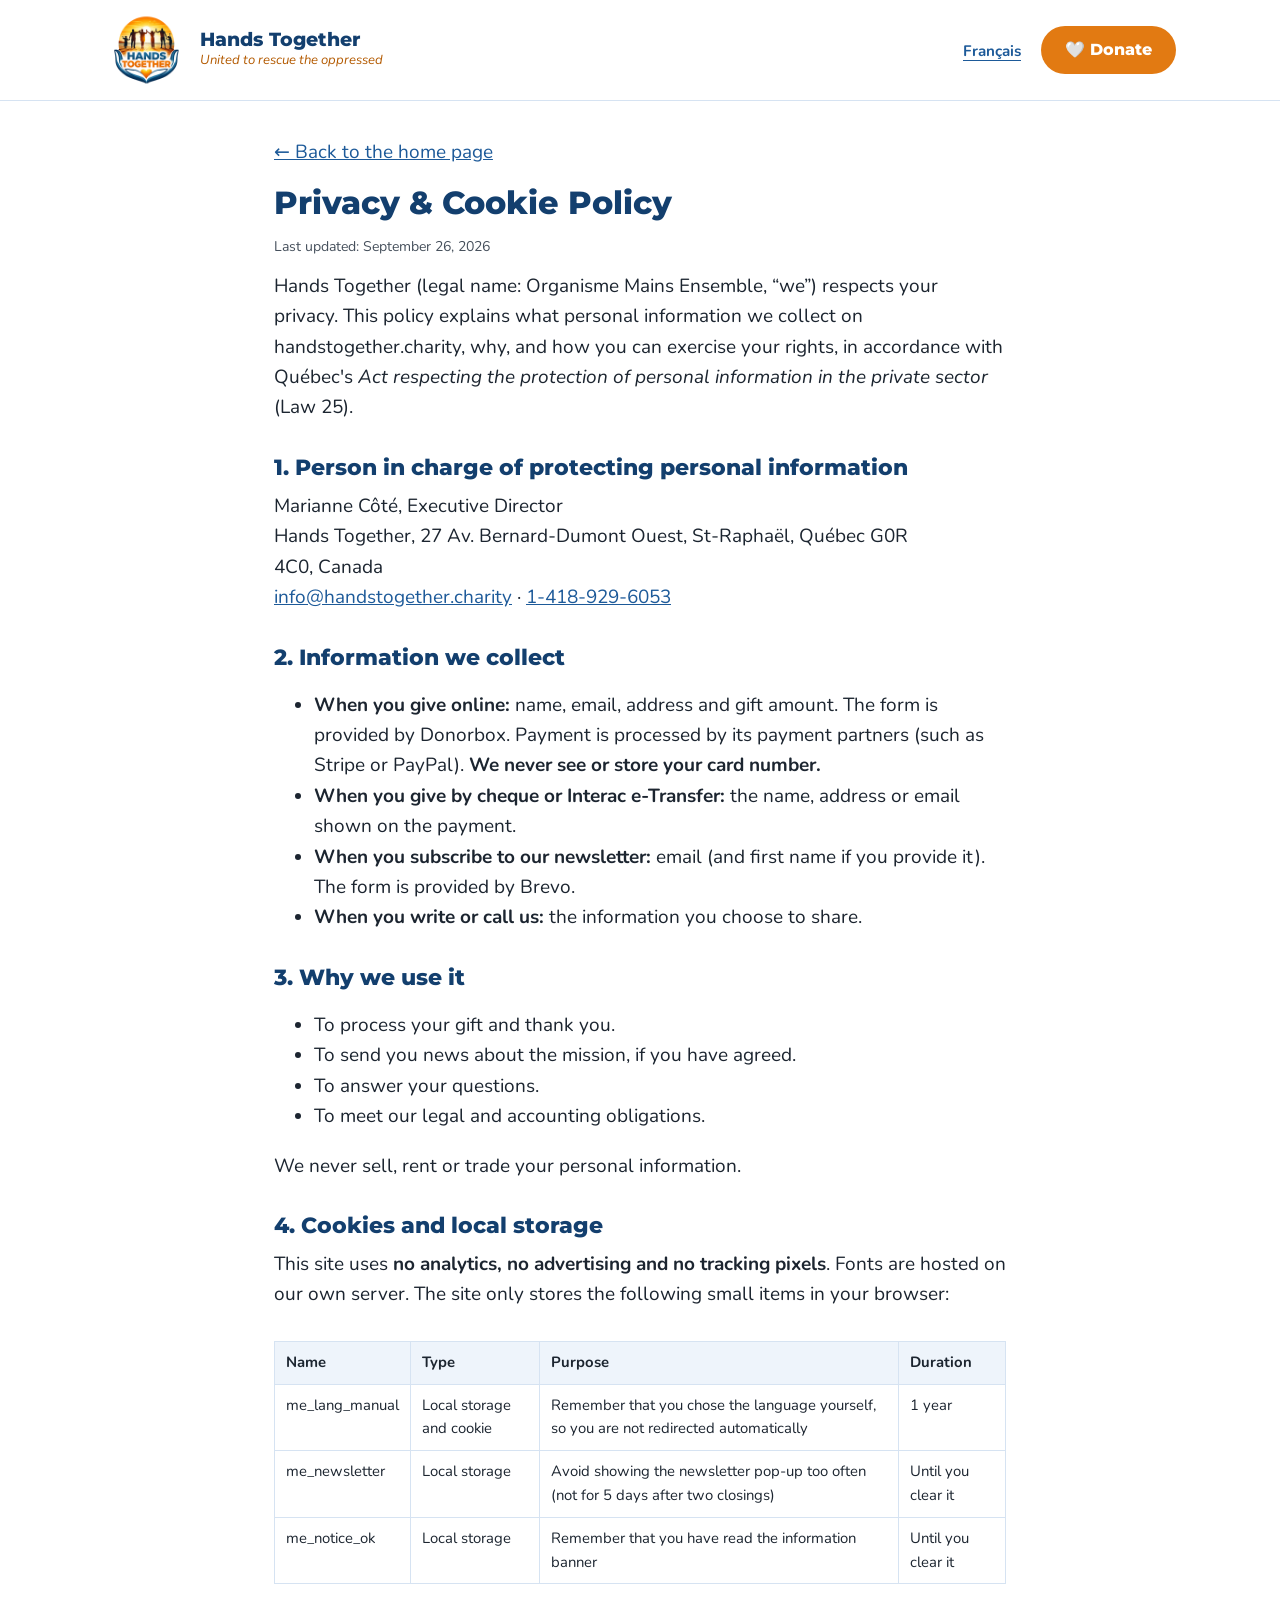
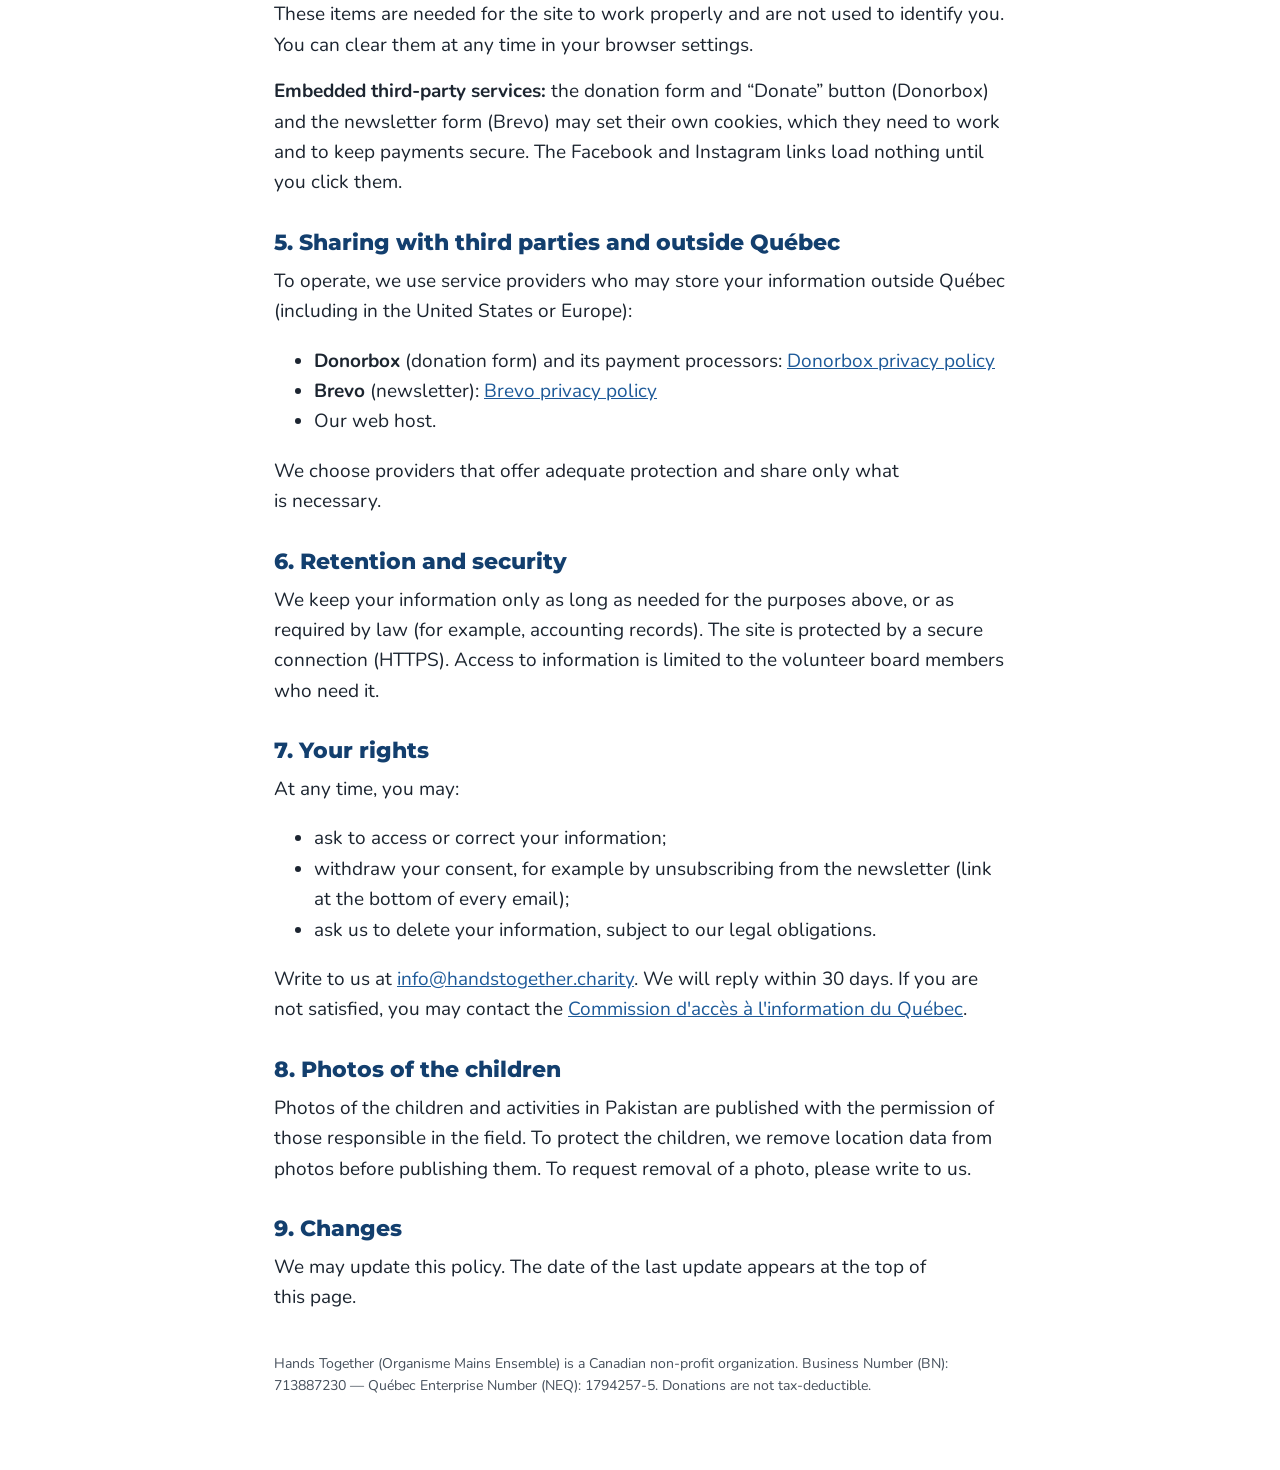
<file: privacy-policy.html>
<!DOCTYPE html>
<html lang="en">
<head>
<meta charset="utf-8">
<meta name="viewport" content="width=device-width, initial-scale=1">
<title>Privacy &amp; Cookie Policy — Hands Together</title>
<meta name="robots" content="noindex">
<link rel="icon" type="image/png" href="assets/img/favicon-hands-together.png">
<link rel="alternate" hreflang="fr" href="https://mainsensemble.org/politique-de-confidentialite.html">
<link rel="stylesheet" href="assets/style.css">
</head>
<body>
<header class="site-header">
  <div class="wrap header-inner">
    <a class="brand" href="./">
      <img src="assets/img/logo-hands-together.png" alt="" width="90" height="90">
      <span><span class="brand-name">Hands Together</span><span class="brand-tag">United to rescue the oppressed</span></span>
    </a>
    <div class="lang-switch" style="margin-left:auto"><a href="https://mainsensemble.org/politique-de-confidentialite.html?lang=manual" hreflang="fr" lang="fr" data-lang-switch>Français</a></div>
    <a class="btn btn-donate header-donate" href="./#formulaire-don">🤍 Donate</a>
  </div>
</header>

<main class="policy">
  <div class="wrap narrow">
    <p><a href="./">← Back to the home page</a></p>
    <h1>Privacy &amp; Cookie Policy</h1>
    <p class="note">Last updated: September 26, 2026</p>

    <p>Hands Together (legal name: Organisme Mains Ensemble, “we”) respects your privacy. This policy explains what personal information we collect on handstogether.charity, why, and how you can exercise your rights, in accordance with Québec's <em>Act respecting the protection of personal information in the private sector</em> (Law 25).</p>

    <h2>1. Person in charge of protecting personal information</h2>
    <p>Marianne Côté, Executive Director<br>
    Hands Together, 27 Av. Bernard-Dumont Ouest, St-Raphaël, Québec G0R 4C0, Canada<br>
    <a href="mailto:info@handstogether.charity">info@handstogether.charity</a> · <a href="tel:+14189296053">1-418-929-6053</a></p>

    <h2>2. Information we collect</h2>
    <ul>
      <li><strong>When you give online:</strong> name, email, address and gift amount. The form is provided by Donorbox. Payment is processed by its payment partners (such as Stripe or PayPal). <strong>We never see or store your card number.</strong></li>
      <li><strong>When you give by cheque or Interac e-Transfer:</strong> the name, address or email shown on the payment.</li>
      <li><strong>When you subscribe to our newsletter:</strong> email (and first name if you provide it). The form is provided by Brevo.</li>
      <li><strong>When you write or call us:</strong> the information you choose to share.</li>
    </ul>

    <h2>3. Why we use it</h2>
    <ul>
      <li>To process your gift and thank you.</li>
      <li>To send you news about the mission, if you have agreed.</li>
      <li>To answer your questions.</li>
      <li>To meet our legal and accounting obligations.</li>
    </ul>
    <p>We never sell, rent or trade your personal information.</p>

    <h2>4. Cookies and local storage</h2>
    <p>This site uses <strong>no analytics, no advertising and no tracking pixels</strong>. Fonts are hosted on our own server. The site only stores the following small items in your browser:</p>
    <div class="table-wrap">
    <table>
      <thead><tr><th>Name</th><th>Type</th><th>Purpose</th><th>Duration</th></tr></thead>
      <tbody>
        <tr><td>me_lang_manual</td><td>Local storage and cookie</td><td>Remember that you chose the language yourself, so you are not redirected automatically</td><td>1 year</td></tr>
        <tr><td>me_newsletter</td><td>Local storage</td><td>Avoid showing the newsletter pop-up too often (not for 5 days after two closings)</td><td>Until you clear it</td></tr>
        <tr><td>me_notice_ok</td><td>Local storage</td><td>Remember that you have read the information banner</td><td>Until you clear it</td></tr>
      </tbody>
    </table>
    </div>
    <p>These items are needed for the site to work properly and are not used to identify you. You can clear them at any time in your browser settings.</p>
    <p><strong>Embedded third-party services:</strong> the donation form and “Donate” button (Donorbox) and the newsletter form (Brevo) may set their own cookies, which they need to work and to keep payments secure. The Facebook and Instagram links load nothing until you click them.</p>

    <h2>5. Sharing with third parties and outside Québec</h2>
    <p>To operate, we use service providers who may store your information outside Québec (including in the United States or Europe):</p>
    <ul>
      <li><strong>Donorbox</strong> (donation form) and its payment processors: <a href="https://donorbox.org/privacy" target="_blank" rel="noopener">Donorbox privacy policy</a></li>
      <li><strong>Brevo</strong> (newsletter): <a href="https://www.brevo.com/legal/privacypolicy/" target="_blank" rel="noopener">Brevo privacy policy</a></li>
      <li>Our web host.</li>
    </ul>
    <p>We choose providers that offer adequate protection and share only what is necessary.</p>

    <h2>6. Retention and security</h2>
    <p>We keep your information only as long as needed for the purposes above, or as required by law (for example, accounting records). The site is protected by a secure connection (HTTPS). Access to information is limited to the volunteer board members who need it.</p>

    <h2>7. Your rights</h2>
    <p>At any time, you may:</p>
    <ul>
      <li>ask to access or correct your information;</li>
      <li>withdraw your consent, for example by unsubscribing from the newsletter (link at the bottom of every email);</li>
      <li>ask us to delete your information, subject to our legal obligations.</li>
    </ul>
    <p>Write to us at <a href="mailto:info@handstogether.charity">info@handstogether.charity</a>. We will reply within 30 days. If you are not satisfied, you may contact the <a href="https://www.cai.gouv.qc.ca/" target="_blank" rel="noopener">Commission d'accès à l'information du Québec</a>.</p>

    <h2>8. Photos of the children</h2>
    <p>Photos of the children and activities in Pakistan are published with the permission of those responsible in the field. To protect the children, we remove location data from photos before publishing them. To request removal of a photo, please write to us.</p>

    <h2>9. Changes</h2>
    <p>We may update this policy. The date of the last update appears at the top of this page.</p>

    <p class="note" style="margin-top:40px">Hands Together (Organisme Mains Ensemble) is a Canadian non-profit organization. Business Number (BN): 713887230 — Québec Enterprise Number (NEQ): 1794257-5. Donations are not tax-deductible.</p>
  </div>
</main>
<script src="assets/site.js" defer></script>
</body>
</html>
</file>
<file: assets/style.css>
/* ==========================================================
   Mains Ensemble / Hands Together — feuille de style commune
   Version simple : fond blanc, bleu du logo, orange pour les dons.
   ========================================================== */
@font-face{font-family:"Montserrat";src:url(fonts/montserrat-latin-700-normal.woff2) format("woff2");font-weight:700;font-display:swap}
@font-face{font-family:"Montserrat";src:url(fonts/montserrat-latin-800-normal.woff2) format("woff2");font-weight:800;font-display:swap}
@font-face{font-family:"Nunito";src:url(fonts/nunito-latin-400-normal.woff2) format("woff2");font-weight:400;font-display:swap}
@font-face{font-family:"Nunito";src:url(fonts/nunito-latin-400-italic.woff2) format("woff2");font-weight:400;font-style:italic;font-display:swap}
@font-face{font-family:"Nunito";src:url(fonts/nunito-latin-700-normal.woff2) format("woff2");font-weight:700;font-display:swap}
@font-face{font-family:"Nunito";src:url(fonts/nunito-latin-800-normal.woff2) format("woff2");font-weight:800;font-display:swap}

:root{
  --blue:#1d5a99; --blue-dark:#133f6e; --navy:#0d2c4f;
  --blue-soft:#eef4fb; --line:#d6e3f2;
  --orange:#e27a12; --orange-dark:#c56608; --orange-text:#b35a00; --gold:#f6b13c;
  --ink:#1c2530; --muted:#46505c;
  --r:4px; --max:1120px; --header-h:100px;
  --head:"Montserrat",system-ui,sans-serif;
  --body:"Nunito",system-ui,-apple-system,"Segoe UI",Arial,sans-serif;
}
*{box-sizing:border-box}
html{scroll-behavior:smooth;scroll-padding-top:var(--header-h);-webkit-text-size-adjust:100%}
body{margin:0;background:#fff;color:var(--ink);font-family:var(--body);font-size:19px;line-height:1.6;overflow-x:hidden}
img{max-width:100%;height:auto;display:block}
a{color:var(--blue)}
:focus-visible{outline:3px solid var(--orange);outline-offset:3px}
h1,h2,h3{font-family:var(--head);color:var(--blue-dark);line-height:1.2;margin:0 0 .45em}
h1{font-size:clamp(1.9rem,3.6vw,2.7rem);font-weight:800}
h2{font-size:clamp(1.55rem,2.6vw,2.05rem);font-weight:800}
h3{font-size:1.15rem;font-weight:700}
p{margin:0 0 .85em}
.wrap{max-width:var(--max);margin:0 auto;padding:0 24px}
.skip{position:absolute;left:-999px;top:0;background:var(--blue);color:#fff;padding:12px 18px;z-index:10001}
.skip:focus{left:12px;top:12px}
.center{text-align:center}
.narrow{max-width:780px;margin-left:auto;margin-right:auto}
.note{font-size:.88rem;color:var(--muted)}
.urgent{display:inline-block;background:#fff3e6;border-left:4px solid var(--orange);padding:6px 12px;font-weight:700;color:#7a3d00;font-size:.95rem;margin-bottom:1em}

/* Boutons */
.btn{display:inline-flex;align-items:center;justify-content:center;gap:.45em;min-height:52px;padding:12px 26px;border-radius:999px;font-family:var(--head);font-weight:800;font-size:1rem;text-decoration:none;border:2px solid transparent;cursor:pointer;text-align:center}
.btn-donate{background:var(--orange);color:#fff}
.btn-donate:hover{background:var(--orange-dark);color:#fff}
.btn-outline{background:#fff;color:var(--blue-dark);border-color:var(--blue)}
.btn-outline:hover{background:var(--blue-soft)}
.btn-row{display:flex;flex-wrap:wrap;gap:12px;margin-top:1em}

/* En-tête */
.site-header{position:sticky;top:0;z-index:1000;background:#fff;border-bottom:1px solid var(--line)}
.header-inner{display:flex;align-items:center;gap:16px;min-height:var(--header-h)}
.brand{display:flex;align-items:center;gap:12px;text-decoration:none;color:var(--blue-dark);flex-shrink:0}
.brand img{width:84px;height:84px}
.brand-name{font-family:var(--head);font-weight:800;font-size:1.2rem;line-height:1.1;display:block}
.brand-tag{font-style:italic;font-size:.82rem;color:var(--orange-text);display:block}
.main-nav{margin-left:auto}
.main-nav ul{list-style:none;margin:0;padding:0;display:flex;gap:2px}
.main-nav a{display:block;white-space:nowrap;padding:10px 12px;text-decoration:none;font-weight:700;color:var(--blue-dark);font-size:1rem;border-radius:var(--r)}
.main-nav a:hover{background:var(--blue-soft)}
.lang-switch a{font-weight:700;font-size:.95rem;color:var(--blue);text-underline-offset:4px;padding:8px 4px;white-space:nowrap}
.header-donate{min-height:48px;padding:8px 22px;white-space:nowrap}
.menu-toggle{display:none;background:none;border:2px solid var(--blue);border-radius:var(--r);min-height:46px;min-width:46px;padding:6px 12px;font:700 1.05rem var(--body);color:var(--blue-dark);cursor:pointer}
@media (max-width:1100px){
  .brand-tag{display:none}
  .lang-switch{margin-left:auto}
  .menu-toggle{display:inline-flex;align-items:center;gap:8px;order:3}
  .header-donate{order:4}
  .main-nav{position:absolute;left:0;right:0;top:100%;background:#fff;border-bottom:1px solid var(--line);display:none;margin:0}
  .main-nav.open{display:block}
  .main-nav ul{flex-direction:column;padding:8px 16px 14px}
  .main-nav a{padding:14px 10px;font-size:1.1rem;border-bottom:1px solid var(--blue-soft)}
}
@media (max-width:640px){
  :root{--header-h:80px}
  body{font-size:18px}
  .wrap{padding:0 16px}
  .brand img{width:64px;height:64px}
  .brand-name{display:none}
  .header-inner{gap:8px}
  .header-donate{padding:8px 14px;min-height:44px;font-size:.92rem}
  .menu-toggle .label{display:none}
}

/* Sections */
.section{padding:52px 0}
.section.blue{background:var(--blue-dark);color:#eaf2fb}
.section.blue h2,.section.blue h3{color:#fff}
.section.blue a:not(.btn){color:#fff}
.section.soft{background:var(--blue-soft)}
@media (max-width:640px){.section{padding:38px 0}}
.two-col{display:grid;grid-template-columns:1fr 1fr;gap:40px;align-items:center}
.two-col.top{align-items:start}
@media (max-width:860px){.two-col{grid-template-columns:1fr;gap:22px}}
.photo{border-radius:var(--r);width:100%;object-fit:cover}
figure{margin:0}
figcaption{font-size:.86rem;color:var(--muted);margin-top:.4em;line-height:1.4}
.section.blue figcaption{color:#c4d5e8}
.verse{font-style:italic;color:var(--blue-dark);border-left:4px solid var(--gold);padding:.1em 0 .1em .9em;margin:1em 0}
.verse cite{display:block;font-style:normal;font-weight:700;font-size:.85em;color:var(--orange-text);margin-top:.3em}

/* Héros : texte + grande photo à côté */
.hero{padding:36px 0 40px}
.hero-grid{display:grid;grid-template-columns:.9fr 1.1fr;gap:40px;align-items:center}
.hero-grid img{border-radius:var(--r);width:100%;aspect-ratio:3/2;object-fit:cover}
.hero p{font-size:1.08em;color:var(--muted)}
@media (max-width:860px){.hero-grid{grid-template-columns:1fr;gap:20px}.hero-grid figure{order:-1}.hero{padding:20px 0 32px}}

/* Statistiques compactes */
.stats{display:grid;grid-template-columns:repeat(4,1fr);gap:0;margin:22px 0 26px;border-top:1px solid var(--line);border-bottom:1px solid var(--line)}
.stats div{padding:12px 14px;line-height:1.3;font-size:.9rem;border-left:1px solid var(--line)}
.stats div:first-child{border-left:0}
.stats strong{font:800 1.35rem var(--head);color:var(--blue-dark);margin-right:.25em}
.stats .src{color:var(--muted);font-size:.78rem}
@media (max-width:860px){.stats{grid-template-columns:1fr 1fr}.stats div:nth-child(3){border-left:0}.stats div:nth-child(n+3){border-top:1px solid var(--line)}}

/* Cartes réalité */
.cards{display:grid;grid-template-columns:repeat(4,1fr);gap:18px}
.card img{border-radius:var(--r);width:100%;aspect-ratio:2/3;object-fit:cover;margin-bottom:10px}
.card h3{margin-bottom:.25em}
.card p{margin:0;color:var(--muted);font-size:.93rem;line-height:1.5}
@media (max-width:960px){.cards{grid-template-columns:1fr 1fr}}
@media (max-width:480px){.cards{gap:14px}.card p{font-size:.88rem}}
.appeal{max-width:760px;margin:26px auto 0;text-align:center}

/* Qui nous sommes */
.who-photos{display:grid;grid-template-columns:1.4fr 1fr;gap:12px}
.who-photos img{border-radius:var(--r);width:100%;aspect-ratio:4/3;object-fit:cover}
.who-photos figure:last-child img{aspect-ratio:3/4;height:100%}
@media (max-width:480px){.who-photos{grid-template-columns:1fr}.who-photos figure:last-child img{aspect-ratio:4/3}}

/* Mission */
.mission p{margin-bottom:.6em}
.mission strong{color:var(--blue-dark)}

/* Avant / Après */
.ba{display:grid;grid-template-columns:1fr 1.5fr;gap:22px;margin-top:22px;align-items:start}
.ba h3{display:inline-block;font-size:.95rem;color:#fff;padding:4px 14px;border-radius:var(--r);margin-bottom:.5em}
.ba-before h3{background:#5b6672}
.ba-after h3{background:var(--blue)}
.ba p{font-weight:700;margin:0 0 .6em}
.ba-imgs{display:grid;grid-template-columns:1fr 1fr;gap:8px}
.ba-imgs img{border-radius:var(--r);width:100%;aspect-ratio:3/4;object-fit:cover;filter:saturate(.8)}
@media (max-width:760px){.ba{grid-template-columns:1fr}}

/* Carrousel */
.carousel{position:relative}
.car-viewport{position:relative;overflow:hidden;border-radius:var(--r);background:#14283f;aspect-ratio:5/4}
.car-track{display:flex;height:100%;transition:transform .5s ease}
.car-slide{flex:0 0 100%;height:100%;position:relative;margin:0}
.car-slide img{width:100%;height:100%;object-fit:contain}
.car-slide figcaption{position:absolute;left:0;right:0;bottom:0;margin:0;padding:10px 14px;background:rgba(13,44,79,.82);color:#fff;font-size:.92rem}
.car-controls{display:flex;align-items:center;justify-content:center;gap:10px;margin-top:10px}
.car-btn{width:48px;height:48px;border-radius:50%;border:2px solid var(--blue);background:#fff;color:var(--blue-dark);font-size:1.3rem;cursor:pointer;display:inline-flex;align-items:center;justify-content:center}
.car-btn.play{width:auto;padding:0 16px;border-radius:999px;font:700 .92rem var(--body);gap:6px}
.car-count{font-weight:700;color:var(--muted);min-width:56px;text-align:center;font-size:.92rem}
.section.blue .car-count{color:#c4d5e8}
@media (prefers-reduced-motion:reduce){.car-track{transition:none}}
.families{max-width:760px;margin:0 auto}

/* Vidéo */
.video{position:relative;aspect-ratio:16/9;border-radius:var(--r);overflow:hidden;background:#000;max-width:860px;margin:16px auto 0}
.video iframe{position:absolute;inset:0;width:100%;height:100%;border:0}

/* Don */
.donate-grid{display:grid;grid-template-columns:1fr 1fr;gap:36px;align-items:start}
.donate-box{background:#fff;border:1px solid var(--line);border-radius:var(--r);padding:12px}
.donate-box .fallback{text-align:center;padding:10px 6px 2px;font-size:.88rem;color:var(--muted);margin:0}
@media (max-width:900px){.donate-grid{grid-template-columns:1fr;gap:22px}}
.amount-line{display:flex;flex-wrap:wrap;gap:8px 18px;margin:.4em 0 1em;padding:0;list-style:none}
.amount-line li{font-size:.95rem}
.amount-line strong{font:800 1.15rem var(--head);color:var(--blue-dark)}
.ways{display:grid;grid-template-columns:1fr 1fr 1fr;gap:12px;margin-top:10px}
.ways div{background:#fff;border:1px solid var(--line);border-top:4px solid var(--blue);border-radius:var(--r);padding:12px 14px;font-size:.92rem;line-height:1.45}
.ways h3{font-size:1rem;margin-bottom:.3em}
.ways .btn{min-height:44px;padding:8px 16px;font-size:.9rem;margin-top:4px}
@media (max-width:760px){.ways{grid-template-columns:1fr}}

/* Refuge */
.refuge-photos{display:grid;grid-template-columns:repeat(3,1fr);gap:10px;margin:18px 0}
.refuge-photos img{border-radius:var(--r);width:100%;aspect-ratio:3/4;object-fit:cover}
@media (max-width:560px){.refuge-photos{grid-template-columns:1fr 1fr}.refuge-photos figure:last-child{grid-column:1/-1}.refuge-photos figure:last-child img{aspect-ratio:4/3}}
.problems{margin:.3em 0 1em;padding-left:1.1em}
.problems li{margin:.25em 0}
.problems strong{color:var(--gold)}
.refuge-give{background:#fff;color:var(--ink);border-radius:var(--r);padding:20px}
.refuge-give h3{color:var(--blue-dark)}
.refuge-give .amount-line strong{color:var(--blue-dark)}

/* Nehemia */
.story{display:grid;grid-template-columns:270px 1fr;gap:32px;align-items:center}
.story img{border-radius:var(--r);width:100%}
@media (max-width:760px){.story{grid-template-columns:1fr}.story img{max-width:270px;margin:0 auto}}

/* Merci */
.thanks{max-width:760px;margin:0 auto;text-align:center}
.thanks p{font-size:1.05em}

/* Pied de page */
.site-footer{background:var(--navy);color:#dbe6f2;padding:44px 0 22px;font-size:.98rem}
.site-footer h2{color:#fff;font-size:1.15rem;margin-bottom:.7em}
.site-footer a{color:#fff}
.footer-grid{display:grid;grid-template-columns:1fr 1fr 1.1fr;gap:36px;align-items:start}
@media (max-width:900px){.footer-grid{grid-template-columns:1fr;gap:28px}}
.contact-list{margin:0}
.contact-list dt{font-family:var(--head);font-weight:700;font-size:.78rem;letter-spacing:.06em;text-transform:uppercase;color:var(--gold);margin-top:10px}
.contact-list dt:first-child{margin-top:0}
.contact-list dd{margin:2px 0 0;line-height:1.5}
.footer-brand{text-align:center}
.footer-brand img{width:100px;height:100px;margin:0 auto 8px}
.footer-brand p{font-style:italic;color:#c4d5e8}
@media (max-width:900px){.footer-brand{order:3}}
.newsletter-cta h2{text-transform:uppercase;font-size:1.02rem}
.btn-newsletter{background:#fff;color:var(--blue-dark)}
.btn-newsletter:hover{background:var(--blue-soft);color:var(--blue-dark)}
.social{list-style:none;padding:0;margin:30px 0 0;display:flex;justify-content:center;gap:20px}
.social a{display:inline-flex;align-items:center;gap:8px;text-decoration:none;color:#c9d6e3;font-size:.9rem;padding:8px}
.social svg{width:22px;height:22px;fill:currentColor}
.legal{border-top:1px solid rgba(255,255,255,.16);margin-top:12px;padding-top:16px;font-size:.82rem;color:#aebfd2;line-height:1.55;text-align:center}
.legal p{margin:.35em 0}

/* Pop-up infolettre */
.nl-overlay{position:fixed;inset:0;background:rgba(10,25,45,.6);z-index:10000;display:none;align-items:center;justify-content:center;padding:16px}
.nl-overlay.show{display:flex}
.nl-modal{background:#fff;border-radius:8px;max-width:600px;width:100%;max-height:92vh;overflow:auto;position:relative}
.nl-head{background:var(--blue-soft);padding:20px 64px 14px 20px;display:flex;gap:14px;align-items:center}
.nl-head img{width:58px;height:58px;flex-shrink:0}
.nl-head h2{font-size:1.2rem;margin:0}
.nl-head p{margin:.2em 0 0;font-size:.92rem;color:var(--muted)}
.nl-close{position:absolute;top:10px;right:10px;width:46px;height:46px;border-radius:50%;border:2px solid var(--line);background:#fff;font-size:1.5rem;line-height:1;cursor:pointer;color:var(--ink)}
.nl-modal iframe{width:100%;height:330px;border:0;display:block}

/* Bandeau témoins */
.cookie-bar{position:fixed;left:16px;right:16px;bottom:16px;z-index:9990;background:#fff;border:2px solid var(--blue);border-radius:8px;padding:12px 16px;display:none;gap:14px;align-items:center;max-width:860px;margin:0 auto;font-size:.88rem;line-height:1.45}
.cookie-bar.show{display:flex}
.cookie-bar p{margin:0}
.cookie-bar .btn{min-height:44px;padding:8px 20px;flex-shrink:0}
@media (max-width:640px){.cookie-bar{flex-direction:column;align-items:stretch;font-size:.82rem;padding:10px 12px;gap:8px;left:8px;right:8px;bottom:8px}}

/* Page politique */
.policy{padding:36px 0 60px}
.policy h1{font-size:2rem}
.policy h2{font-size:1.35rem;margin-top:1.5em}
.policy table{border-collapse:collapse;width:100%;font-size:.93rem;margin:1em 0}
.policy th,.policy td{border:1px solid var(--line);padding:9px 11px;text-align:left;vertical-align:top}
.policy th{background:var(--blue-soft)}
.table-wrap{overflow-x:auto}
@media (prefers-reduced-motion:reduce){html{scroll-behavior:auto}}
.section.blue .amount-line strong{color:var(--gold)}
.section.blue .refuge-give .amount-line strong{color:var(--blue-dark)}
.who-photos figure:first-child img{aspect-ratio:auto}

/* ===== v4 ===== */
.eyebrow{display:inline-block;font-family:var(--head);font-weight:700;font-size:.8rem;letter-spacing:.08em;text-transform:uppercase;color:var(--blue);margin-bottom:.6em}
.section.blue .eyebrow{color:var(--gold)}
.stats{border-top:1px solid #9fb4cc;border-bottom:1px solid #9fb4cc}
.stats div{border-left-color:#9fb4cc}
@media (max-width:860px){.stats div:nth-child(n+3){border-top-color:#9fb4cc}}
.cards{grid-template-columns:1fr 1fr;gap:28px 28px}
.card img{aspect-ratio:4/5}
.card h3{font-size:1.3rem}
.card p{font-size:1rem}
@media (max-width:560px){.cards{grid-template-columns:1fr}}
.who-row{display:grid;grid-template-columns:1.75fr 1fr;gap:14px;margin-top:22px}
.who-row img{border-radius:var(--r);width:100%;height:380px;object-fit:cover}
.who-row figure:last-child img{object-position:center 65%}
@media (max-width:760px){.who-row{grid-template-columns:1fr}.who-row img{height:auto;aspect-ratio:auto}.who-row figure:last-child img{aspect-ratio:4/3}}
.ba{grid-template-columns:1fr 1fr}
.ba p{min-height:1.6em}
.ba-single img{border-radius:var(--r);width:100%;aspect-ratio:5/4;object-fit:cover;filter:saturate(.8)}
.mission strong.hl{color:var(--ink)}
.amounts{display:grid;grid-template-columns:1fr 1fr;gap:10px;margin:14px 0}
.amounts div{background:#fff;border:1px solid #9fb4cc;border-radius:var(--r);padding:10px 14px;line-height:1.3;font-size:.92rem}
.amounts strong{display:block;font:800 1.3rem var(--head);color:var(--blue-dark)}
.amounts .feature{border:2px solid var(--orange)}
@media (max-width:420px){.amounts{grid-template-columns:1fr}}
.steps{counter-reset:s;list-style:none;padding:0;margin:.4em 0 1em}
.steps li{counter-increment:s;position:relative;padding-left:2.3em;margin:.45em 0}
.steps li::before{content:counter(s);position:absolute;left:0;top:.1em;width:1.6em;height:1.6em;border-radius:50%;background:var(--blue);color:#fff;font:800 .85rem/1.6em var(--head);text-align:center}
.verse-intro{max-width:820px;margin:0 auto 30px;text-align:center;border:0;padding:0}
.refuge-top{align-items:stretch}
.refuge-top figure{display:flex;flex-direction:column}
.refuge-top figure img{flex:1;min-height:0;height:100%;object-fit:cover}
@media (max-width:860px){.refuge-top figure img{height:auto;flex:none}}
.refuge-give .amounts div{border-color:var(--line)}
.ba>div{min-width:0}
@media (max-width:760px){.ba{grid-template-columns:1fr}}
.fn{font-size:.7em;margin-left:1px}
.fn a{color:var(--muted);text-decoration:none}
.legal .sources{font-size:.78rem;color:#9fb2c7}

/* ===== v6 ===== */
.cards{max-width:880px;margin-left:auto;margin-right:auto}
.card img{aspect-ratio:3/4}
.appeal{max-width:820px;margin-top:34px}
.appeal p{font-size:1.15em}
.appeal .appeal-cta{font-size:1.3em;font-weight:700;color:var(--blue);line-height:1.45;margin-bottom:1em}
.mission.center{max-width:820px;margin:0 auto}
.mission-main{font-size:1.12em}
.mission-main strong{color:var(--blue-dark)}
hr.sep{border:0;border-top:2px solid var(--line);max-width:240px;margin:30px auto 26px}
.ba{grid-template-columns:.68fr 1.32fr}
.ba-single img{aspect-ratio:2/3}
@media (max-width:760px){.ba{grid-template-columns:1fr}.ba-single img{aspect-ratio:3/4;max-height:520px}}
.other-quick{background:var(--blue-soft);border-left:5px solid var(--blue);border-radius:var(--r);padding:14px 18px;margin:.6em 0 0;font-size:1rem;line-height:1.6}
.ways{gap:16px}
.ways div{font-size:1.02rem;padding:18px 20px;line-height:1.55}
.ways h3{font-size:1.15rem}
.ways .btn{min-height:50px;font-size:1rem;padding:10px 20px}
#autres-moyens,#other-ways{font-size:1.4rem}
.vision-title{font-size:1.45rem;color:#fff}
.vision-grid{display:grid;grid-template-columns:1fr 1fr;gap:10px;margin-top:10px}
.vision-grid div{background:rgba(255,255,255,.1);border:1px solid rgba(255,255,255,.25);border-radius:var(--r);padding:12px 14px;line-height:1.4;font-size:.98rem}
@media (max-width:480px){.vision-grid{grid-template-columns:1fr}}

/* ===== v7 ===== */
.don-photo{margin:4px 0 16px;aspect-ratio:4/3;object-position:center 15%}
.amounts{grid-template-columns:repeat(3,1fr)}
@media (max-width:520px){.amounts{grid-template-columns:1fr 1fr}}
.refuge-give .amounts{grid-template-columns:1fr 1fr}
.nolink{font-weight:700;color:var(--blue-dark);user-select:all;word-break:break-word}
.other-quick{font-size:1.08rem}
.ways div{font-size:1.1rem;padding:22px 22px}
.ways h3{font-size:1.25rem}
#autres-moyens,#other-ways{font-size:1.6rem}
hr.sep{border-top:3px solid var(--blue);max-width:120px;margin:40px auto 34px}
.vision-grid div strong{display:block;color:#fff;font-family:var(--head);font-size:1rem;margin-bottom:.15em}
.vision-grid div{color:#d7e4f2;font-size:.93rem}

/* ---- Octobre 2026 : Psaume 82, montants en liste, fondateurs, titres ---- */
.verse-small{max-width:640px;margin:26px auto 0;text-align:center;border:0;padding:0;font-size:.9rem}
.amount-list{list-style:none;margin:14px 0 18px;padding:0}
.amount-list li{position:relative;padding:6px 10px 6px 30px;line-height:1.45}
.amount-list li::before{content:"";position:absolute;left:11px;top:.85em;width:9px;height:9px;border-radius:50%;background:var(--blue)}
.amount-list strong{font:800 1.12rem var(--head);color:var(--blue-dark)}
.ba-title{margin-bottom:.2em}
.who-row.who-single{grid-template-columns:1fr;max-width:820px}
.who-row.who-single img{height:auto;aspect-ratio:16/10}
.founders-title{margin:34px 0 14px;font-size:1.4rem}
.founders{display:grid;grid-template-columns:repeat(4,1fr);gap:16px}
.founder{background:#fff;color:var(--ink);border-radius:var(--r);overflow:hidden;display:flex;flex-direction:column}
.founder img{width:100%;aspect-ratio:4/5;object-fit:cover;object-position:center 25%}
.founder div{padding:12px 14px 14px;font-size:.88rem;line-height:1.45}
.founder h4{font:800 1.02rem var(--head);color:var(--blue-dark);margin:0}
.founder p{margin:0}
.founder .founder-role{font-weight:800;color:var(--orange-text);margin:2px 0 6px}
@media (max-width:900px){.founders{grid-template-columns:1fr 1fr}}
@media (max-width:480px){.founders{grid-template-columns:1fr}.founder{flex-direction:row}.founder img{width:38%;aspect-ratio:auto;min-height:100%}}
#formulaire-don{scroll-margin-top:calc(var(--header-h) + 12px)}
.who-intro{margin-top:4px}
.who-intro figure{margin:6px 0 0}
.who-intro img{border-radius:var(--r);width:100%;aspect-ratio:4/3;object-fit:cover;object-position:center 60%}
@media (min-width:861px){.who-intro{grid-template-columns:1.15fr 1fr}}
.founders{max-width:920px}
.founder img{aspect-ratio:1/1}
@media (max-width:480px){.founder img{width:30%;aspect-ratio:auto}}
.verse-small{font-size:1.05rem}
.verse-mission{margin:24px auto 0}
.video-short{position:relative;width:100%;max-width:340px;aspect-ratio:9/16;margin:28px auto 0;border-radius:var(--r);overflow:hidden;background:#000}
.video-short iframe{position:absolute;inset:0;width:100%;height:100%;border:0}
.verse-thanks{margin:22px auto 0}
.video-short-title{margin:34px 0 0}
.video-short-title + .video-short{margin-top:12px}
.home-need{background:#fff4e6;border-left:4px solid var(--orange);border-radius:var(--r);padding:10px 14px;line-height:1.5}
.home-need a{font-weight:700;white-space:nowrap}
.hero .home-need{margin:18px 0 0;font-size:1em}
@media (min-width:861px){
  .hero{padding:24px 0 32px}
  .hero-grid{grid-template-columns:1.05fr .95fr;gap:36px}
  .hero h1{font-size:clamp(1.9rem,2.9vw,2.45rem);margin-bottom:.35em}
  .hero p{margin:0 0 .6em;line-height:1.5}
  .hero .btn-row{margin-top:.8em}
}
@media (min-width:861px){
  .hero-grid{grid-template-columns:.92fr 1.08fr;gap:32px;align-items:center}
  .hero-grid figure{margin:0}
  .hero-grid figure img{aspect-ratio:4/3;object-fit:cover;object-position:center 40%}
}
@media (min-width:1400px){.hero .wrap{max-width:1280px}}
.refuge-intro{max-width:860px}
.refuge-intro .problems{margin-bottom:1em}
.vision-row{margin-top:36px;align-items:center}
.vision-row figure{margin:0}
.vision-row figure img{width:100%;border-radius:var(--r);aspect-ratio:4/3;object-fit:cover}
.section.blue .refuge-give{max-width:700px;margin:30px auto 0}
@media (max-width:860px){.vision-row figure{order:-1}}
.vision-grid .vision-love strong{color:var(--gold)}
.vision-grid div strong{color:var(--gold)}
.refuge-intro{max-width:none}
p,li,figcaption{text-wrap:pretty}
/* Campagne de dons doublés (se cache seule après la date data-until) */
.match-bar{background:var(--navy);color:#fff;text-align:center;padding:16px 16px;font-size:1.05rem;line-height:1.4}
.match-bar strong{color:var(--gold)}
.match-bar a{color:#fff;font-weight:800;margin-left:.4em;white-space:nowrap}
.match-box{background:#fff4e6;border:2px solid var(--orange);border-radius:var(--r);padding:12px 16px;margin:0 0 12px}
.match-box p{margin:0 0 .4em;font-size:.95rem;line-height:1.45}
.match-box p:last-child{margin:0}
.match-box .match-title{font:800 1.15rem var(--head);color:var(--orange-text)}
@media (max-width:640px){.match-bar{font-size:.95rem;padding:13px 12px}}
#haut,#top{scroll-margin-top:0}
.match-box .match-example{font:800 1.1rem var(--head);color:var(--orange-text);margin:.5em 0}
.match-bar .fn a{color:#fff;margin-left:0}
.match-box .fn a{color:var(--orange-text)}
/* Campagne de Noël (se cache seule après la date data-until) */
.section.noel{background:#fdf5ea;border-top:6px solid #b3261e}
.noel-grid{align-items:center}
.noel-grid figure{margin:0}
.noel-grid img{width:100%;border-radius:var(--r);aspect-ratio:4/3;object-fit:cover}
.noel-eyebrow{color:#b3261e}
.noel-list{margin:.4em 0 .8em;padding-left:1.2em}
.noel-list li{margin:.15em 0}
.noel-punch{font:800 1.08rem var(--head);color:#b3261e}
.noel .btn-donate{margin-top:.4em}
.noel-why{margin-top:28px;background:#fff;border-radius:var(--r);padding:16px 20px;border-left:4px solid #b3261e}
.noel-why h3{margin:0 0 .4em}
.noel-why p:last-child{margin-bottom:0}
.noel-eyebrow{font-size:1.45rem;letter-spacing:.04em;text-transform:none;font-weight:800;margin-bottom:.35em}
.noel-grid img{aspect-ratio:4/5;object-position:center 20%}
@media (max-width:860px){.noel-grid img{aspect-ratio:4/3;object-position:center 22%}}
.noel-photos{display:grid;grid-template-columns:repeat(3,1fr);gap:14px;margin-top:28px}
.noel-photos figure{margin:0}
.noel-photos img{width:100%;aspect-ratio:4/3;object-fit:cover;border-radius:var(--r)}
.noel-photos figcaption{font-size:.88rem;margin-top:6px;color:var(--ink-soft,#444)}
@media (max-width:640px){.noel-photos{grid-template-columns:1fr}}
.noel-photos{grid-template-columns:repeat(auto-fit,minmax(240px,1fr))}
.noel-grid figcaption{font-size:.9rem;margin-top:6px;text-align:center}
.section.noel{padding-top:0;border-top:0;position:relative}
.noel-garland{display:block;width:100%;max-width:1100px;height:auto;margin:0 auto 18px}
.noel-flakes{height:1.6em;width:auto;vertical-align:-.35em;margin-right:.2em}
.noel-why{position:relative;padding-right:140px}
.noel-holly{position:absolute;right:10px;bottom:-14px;width:120px;height:auto}
@media (max-width:640px){.noel-why{padding-right:20px;padding-bottom:70px}.noel-holly{width:80px;right:6px;bottom:-10px}}
.noel-grid img.noel-flakes{width:auto;height:2.2em;aspect-ratio:auto;border-radius:0;object-fit:contain;vertical-align:-.6em}
.noel-garland{max-width:760px;margin-bottom:10px}
.noel-eyebrow{display:flex;align-items:center;gap:.4em}
.noel-grid img.noel-flakes{height:1.9em;vertical-align:middle;margin:0;flex:none}
.btn-noel{background:#b3261e;border-color:#b3261e;color:#fff}
.btn-noel:hover,.btn-noel:focus{background:#8f1d17;border-color:#8f1d17;color:#fff}
.noel-why-list{margin:.3em 0 0;padding-left:1.2em}
.noel-why-list li{margin:.45em 0;line-height:1.55}
.noel-price{color:#b3261e;font-size:1.25em}
/* Noël en haut de page : compact pour voir le bouton sans défiler */
.noel-garland{max-width:560px;margin:0 auto -6px}
@media (min-width:861px){
  .section.noel{padding-bottom:40px}
  .noel-grid{grid-template-columns:.85fr 1.15fr;gap:36px;align-items:start}
  .noel-grid img{aspect-ratio:1/1;object-position:center 25%}
  .noel h2{font-size:clamp(1.5rem,2.2vw,1.95rem);margin:.1em 0 .35em}
  .noel-eyebrow{font-size:1.3rem;margin-bottom:.15em}
  .noel-grid p{margin:0 0 .45em}
  .noel-list{margin:.2em 0 .5em}
  .noel-list li{margin:.05em 0;line-height:1.45}
  .noel-punch{font-size:1rem;margin:.4em 0}
}
.noel-garland{max-width:400px}
.noel .btn-noel{margin:.3em 0 .5em}
@media (min-width:861px){
  .noel h2{font-size:clamp(1.45rem,2vw,1.75rem)}
  .noel-list li{line-height:1.35}
  .noel-garland{max-width:360px;margin-bottom:-10px}
}
@media (max-width:860px){
  .noel-garland{max-width:240px;margin-bottom:-4px}
  .noel-grid figure{order:2}
}
.noel .btn-noel{margin:.9em 0 1em}
@media (min-width:1400px){.noel .wrap{max-width:1280px}}
.noel .btn-noel{margin:.9em 0 1.3em}
.noel-garland{max-width:340px;margin:0 auto -4px}
@media (min-width:861px){
  .noel-eyebrow{margin-bottom:0}
  .noel h2{margin:.05em 0 .25em}
  .noel-grid > div > p:first-of-type{margin-bottom:.2em}
  .noel-list{margin:.1em 0 .2em}
  .noel-list li{margin:0;line-height:1.3}
  .noel .btn-noel{margin:.7em 0 1.3em}
}
.noel-surplus{margin:.8em 0 0}
.noel-count{font-weight:700;color:var(--blue-dark);margin:0 0 .3em}
.noel-cta{display:flex;align-items:center;flex-wrap:wrap;gap:10px 18px;margin:.7em 0 1.3em}
.noel .noel-cta .btn-noel{margin:0}
.noel-double{font:800 1.1rem var(--head);color:#b3261e;display:inline-flex;align-items:center;gap:.3em}
.noel-double::before{content:"🎁"}
/* Mobile : nom de l'organisme visible à côté du logo */
@media (max-width:640px){
  .brand{gap:6px}
  .brand img{width:52px;height:52px}
  .brand-name{display:block;font-size:.88rem;line-height:1.1;max-width:5.6em}
  .lang-switch a{font-size:.95rem}
}
@media (max-width:860px){.noel-grid figure{order:-1}}
.btn-2x{font-weight:800;white-space:nowrap}
@media (max-width:640px){
  .header-inner{gap:6px}
  .brand img{width:46px;height:46px}
  .brand-name{font-size:.8rem;max-width:5.4em}
  .lang-switch a{font-size:.88rem}
  .menu-toggle{min-width:42px;min-height:42px;padding:4px 8px}
  .header-donate{padding:8px 12px;font-size:.88rem}
}
@media (max-width:400px){.header-donate .hd-heart{display:none}}
/* Bouton de Noël : texte sur une ou deux lignes propres */
.btn-noel{display:inline-block;line-height:1.3}
@media (max-width:640px){
  .noel-cta{display:block}
  .noel .btn-noel{display:block;width:100%;padding:12px 18px;font-size:1rem}
  .btn-2x{display:block;font-size:.92em;margin-top:2px}
}
@media (max-width:640px){
  .noel .btn-noel{font-size:.95rem;padding:12px 14px}
  .btn-dot{display:none}
  .btn-2x{color:#ffe0b3}
}

/* ---- Nov 2026 : Autres façons de donner en orange, choix plus gros ---- */
#autres-moyens,#other-ways{color:var(--orange-dark);font-size:1.75rem}
.ways div{font-size:1.22rem;line-height:1.55}
.ways h3{font-size:1.4rem}
.ways .nolink{font-size:1.05em}
@media (max-width:480px){#autres-moyens,#other-ways{font-size:1.5rem}}

/* ---- Nov 2026 : courriel Interac sur une seule ligne ---- */
@media (min-width:761px){.ways{grid-template-columns:1.3fr 1fr 1fr}}
.ways div{container-type:inline-size}
.ways .nolink{display:block;white-space:nowrap;word-break:normal;font-size:min(1.25rem,6.2cqi)}
</file>
